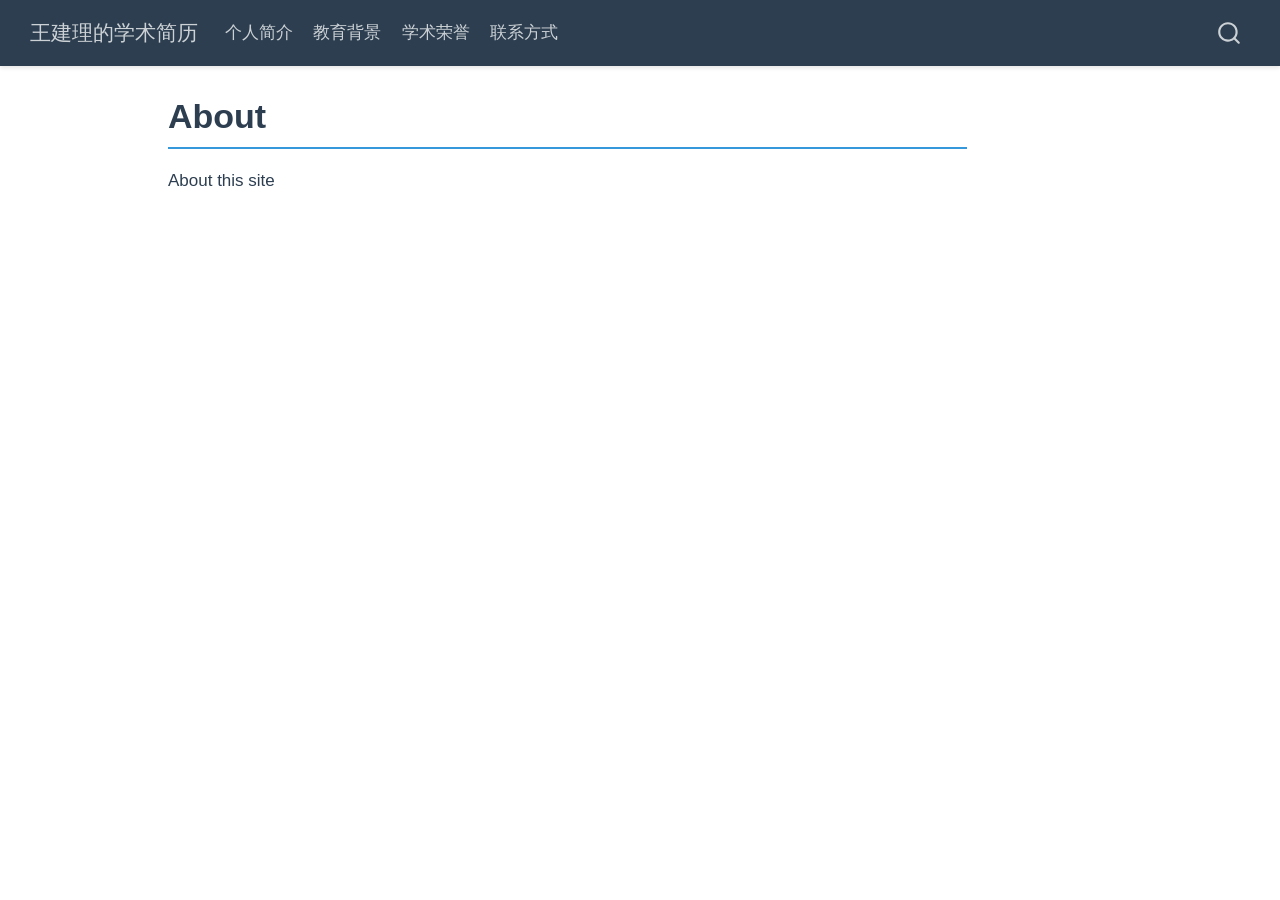
<file: about.html>
<!DOCTYPE html>
<html xmlns="http://www.w3.org/1999/xhtml" lang="en" xml:lang="en"><head>

<meta charset="utf-8">
<meta name="generator" content="quarto-1.6.42">

<meta name="viewport" content="width=device-width, initial-scale=1.0, user-scalable=yes">


<title>About – 王建理的学术简历</title>
<style>
code{white-space: pre-wrap;}
span.smallcaps{font-variant: small-caps;}
div.columns{display: flex; gap: min(4vw, 1.5em);}
div.column{flex: auto; overflow-x: auto;}
div.hanging-indent{margin-left: 1.5em; text-indent: -1.5em;}
ul.task-list{list-style: none;}
ul.task-list li input[type="checkbox"] {
  width: 0.8em;
  margin: 0 0.8em 0.2em -1em; /* quarto-specific, see https://github.com/quarto-dev/quarto-cli/issues/4556 */ 
  vertical-align: middle;
}
</style>


<script src="site_libs/quarto-nav/quarto-nav.js"></script>
<script src="site_libs/quarto-nav/headroom.min.js"></script>
<script src="site_libs/clipboard/clipboard.min.js"></script>
<script src="site_libs/quarto-search/autocomplete.umd.js"></script>
<script src="site_libs/quarto-search/fuse.min.js"></script>
<script src="site_libs/quarto-search/quarto-search.js"></script>
<meta name="quarto:offset" content="./">
<script src="site_libs/quarto-html/quarto.js"></script>
<script src="site_libs/quarto-html/popper.min.js"></script>
<script src="site_libs/quarto-html/tippy.umd.min.js"></script>
<script src="site_libs/quarto-html/anchor.min.js"></script>
<link href="site_libs/quarto-html/tippy.css" rel="stylesheet">
<link href="site_libs/quarto-html/quarto-syntax-highlighting-2f5df379a58b258e96c21c0638c20c03.css" rel="stylesheet" id="quarto-text-highlighting-styles">
<script src="site_libs/bootstrap/bootstrap.min.js"></script>
<link href="site_libs/bootstrap/bootstrap-icons.css" rel="stylesheet">
<link href="site_libs/bootstrap/bootstrap-879c56e26f4378eec9572138136c2584.min.css" rel="stylesheet" append-hash="true" id="quarto-bootstrap" data-mode="light">
<script id="quarto-search-options" type="application/json">{
  "location": "navbar",
  "copy-button": false,
  "collapse-after": 3,
  "panel-placement": "end",
  "type": "overlay",
  "limit": 50,
  "keyboard-shortcut": [
    "f",
    "/",
    "s"
  ],
  "show-item-context": false,
  "language": {
    "search-no-results-text": "No results",
    "search-matching-documents-text": "matching documents",
    "search-copy-link-title": "Copy link to search",
    "search-hide-matches-text": "Hide additional matches",
    "search-more-match-text": "more match in this document",
    "search-more-matches-text": "more matches in this document",
    "search-clear-button-title": "Clear",
    "search-text-placeholder": "",
    "search-detached-cancel-button-title": "Cancel",
    "search-submit-button-title": "Submit",
    "search-label": "Search"
  }
}</script>


<link rel="stylesheet" href="styles.css">
</head>

<body class="nav-fixed">

<div id="quarto-search-results"></div>
  <header id="quarto-header" class="headroom fixed-top">
    <nav class="navbar navbar-expand-lg " data-bs-theme="dark">
      <div class="navbar-container container-fluid">
      <div class="navbar-brand-container mx-auto">
    <a class="navbar-brand" href="./index.html">
    <span class="navbar-title">王建理的学术简历</span>
    </a>
  </div>
            <div id="quarto-search" class="" title="Search"></div>
          <button class="navbar-toggler" type="button" data-bs-toggle="collapse" data-bs-target="#navbarCollapse" aria-controls="navbarCollapse" role="menu" aria-expanded="false" aria-label="Toggle navigation" onclick="if (window.quartoToggleHeadroom) { window.quartoToggleHeadroom(); }">
  <span class="navbar-toggler-icon"></span>
</button>
          <div class="collapse navbar-collapse" id="navbarCollapse">
            <ul class="navbar-nav navbar-nav-scroll me-auto">
  <li class="nav-item">
    <a class="nav-link" href="./index.html"> 
<span class="menu-text">个人简介</span></a>
  </li>  
  <li class="nav-item">
    <a class="nav-link" href="./education.html"> 
<span class="menu-text">教育背景</span></a>
  </li>  
  <li class="nav-item">
    <a class="nav-link" href="./awards.html"> 
<span class="menu-text">学术荣誉</span></a>
  </li>  
  <li class="nav-item">
    <a class="nav-link" href="./contact.html"> 
<span class="menu-text">联系方式</span></a>
  </li>  
</ul>
          </div> <!-- /navcollapse -->
            <div class="quarto-navbar-tools">
</div>
      </div> <!-- /container-fluid -->
    </nav>
</header>
<!-- content -->
<div id="quarto-content" class="quarto-container page-columns page-rows-contents page-layout-article page-navbar">
<!-- sidebar -->
<!-- margin-sidebar -->
    <div id="quarto-margin-sidebar" class="sidebar margin-sidebar zindex-bottom">
        
    </div>
<!-- main -->
<main class="content" id="quarto-document-content">

<header id="title-block-header" class="quarto-title-block default">
<div class="quarto-title">
<h1 class="title">About</h1>
</div>



<div class="quarto-title-meta">

    
  
    
  </div>
  


</header>


<p>About this site</p>



</main> <!-- /main -->
<script id="quarto-html-after-body" type="application/javascript">
window.document.addEventListener("DOMContentLoaded", function (event) {
  const toggleBodyColorMode = (bsSheetEl) => {
    const mode = bsSheetEl.getAttribute("data-mode");
    const bodyEl = window.document.querySelector("body");
    if (mode === "dark") {
      bodyEl.classList.add("quarto-dark");
      bodyEl.classList.remove("quarto-light");
    } else {
      bodyEl.classList.add("quarto-light");
      bodyEl.classList.remove("quarto-dark");
    }
  }
  const toggleBodyColorPrimary = () => {
    const bsSheetEl = window.document.querySelector("link#quarto-bootstrap");
    if (bsSheetEl) {
      toggleBodyColorMode(bsSheetEl);
    }
  }
  toggleBodyColorPrimary();  
  const icon = "";
  const anchorJS = new window.AnchorJS();
  anchorJS.options = {
    placement: 'right',
    icon: icon
  };
  anchorJS.add('.anchored');
  const isCodeAnnotation = (el) => {
    for (const clz of el.classList) {
      if (clz.startsWith('code-annotation-')) {                     
        return true;
      }
    }
    return false;
  }
  const onCopySuccess = function(e) {
    // button target
    const button = e.trigger;
    // don't keep focus
    button.blur();
    // flash "checked"
    button.classList.add('code-copy-button-checked');
    var currentTitle = button.getAttribute("title");
    button.setAttribute("title", "Copied!");
    let tooltip;
    if (window.bootstrap) {
      button.setAttribute("data-bs-toggle", "tooltip");
      button.setAttribute("data-bs-placement", "left");
      button.setAttribute("data-bs-title", "Copied!");
      tooltip = new bootstrap.Tooltip(button, 
        { trigger: "manual", 
          customClass: "code-copy-button-tooltip",
          offset: [0, -8]});
      tooltip.show();    
    }
    setTimeout(function() {
      if (tooltip) {
        tooltip.hide();
        button.removeAttribute("data-bs-title");
        button.removeAttribute("data-bs-toggle");
        button.removeAttribute("data-bs-placement");
      }
      button.setAttribute("title", currentTitle);
      button.classList.remove('code-copy-button-checked');
    }, 1000);
    // clear code selection
    e.clearSelection();
  }
  const getTextToCopy = function(trigger) {
      const codeEl = trigger.previousElementSibling.cloneNode(true);
      for (const childEl of codeEl.children) {
        if (isCodeAnnotation(childEl)) {
          childEl.remove();
        }
      }
      return codeEl.innerText;
  }
  const clipboard = new window.ClipboardJS('.code-copy-button:not([data-in-quarto-modal])', {
    text: getTextToCopy
  });
  clipboard.on('success', onCopySuccess);
  if (window.document.getElementById('quarto-embedded-source-code-modal')) {
    const clipboardModal = new window.ClipboardJS('.code-copy-button[data-in-quarto-modal]', {
      text: getTextToCopy,
      container: window.document.getElementById('quarto-embedded-source-code-modal')
    });
    clipboardModal.on('success', onCopySuccess);
  }
    var localhostRegex = new RegExp(/^(?:http|https):\/\/localhost\:?[0-9]*\//);
    var mailtoRegex = new RegExp(/^mailto:/);
      var filterRegex = new RegExp("https:\/\/yourusername\.github\.io\/jianliwangzhan\/");
    var isInternal = (href) => {
        return filterRegex.test(href) || localhostRegex.test(href) || mailtoRegex.test(href);
    }
    // Inspect non-navigation links and adorn them if external
 	var links = window.document.querySelectorAll('a[href]:not(.nav-link):not(.navbar-brand):not(.toc-action):not(.sidebar-link):not(.sidebar-item-toggle):not(.pagination-link):not(.no-external):not([aria-hidden]):not(.dropdown-item):not(.quarto-navigation-tool):not(.about-link)');
    for (var i=0; i<links.length; i++) {
      const link = links[i];
      if (!isInternal(link.href)) {
        // undo the damage that might have been done by quarto-nav.js in the case of
        // links that we want to consider external
        if (link.dataset.originalHref !== undefined) {
          link.href = link.dataset.originalHref;
        }
      }
    }
  function tippyHover(el, contentFn, onTriggerFn, onUntriggerFn) {
    const config = {
      allowHTML: true,
      maxWidth: 500,
      delay: 100,
      arrow: false,
      appendTo: function(el) {
          return el.parentElement;
      },
      interactive: true,
      interactiveBorder: 10,
      theme: 'quarto',
      placement: 'bottom-start',
    };
    if (contentFn) {
      config.content = contentFn;
    }
    if (onTriggerFn) {
      config.onTrigger = onTriggerFn;
    }
    if (onUntriggerFn) {
      config.onUntrigger = onUntriggerFn;
    }
    window.tippy(el, config); 
  }
  const noterefs = window.document.querySelectorAll('a[role="doc-noteref"]');
  for (var i=0; i<noterefs.length; i++) {
    const ref = noterefs[i];
    tippyHover(ref, function() {
      // use id or data attribute instead here
      let href = ref.getAttribute('data-footnote-href') || ref.getAttribute('href');
      try { href = new URL(href).hash; } catch {}
      const id = href.replace(/^#\/?/, "");
      const note = window.document.getElementById(id);
      if (note) {
        return note.innerHTML;
      } else {
        return "";
      }
    });
  }
  const xrefs = window.document.querySelectorAll('a.quarto-xref');
  const processXRef = (id, note) => {
    // Strip column container classes
    const stripColumnClz = (el) => {
      el.classList.remove("page-full", "page-columns");
      if (el.children) {
        for (const child of el.children) {
          stripColumnClz(child);
        }
      }
    }
    stripColumnClz(note)
    if (id === null || id.startsWith('sec-')) {
      // Special case sections, only their first couple elements
      const container = document.createElement("div");
      if (note.children && note.children.length > 2) {
        container.appendChild(note.children[0].cloneNode(true));
        for (let i = 1; i < note.children.length; i++) {
          const child = note.children[i];
          if (child.tagName === "P" && child.innerText === "") {
            continue;
          } else {
            container.appendChild(child.cloneNode(true));
            break;
          }
        }
        if (window.Quarto?.typesetMath) {
          window.Quarto.typesetMath(container);
        }
        return container.innerHTML
      } else {
        if (window.Quarto?.typesetMath) {
          window.Quarto.typesetMath(note);
        }
        return note.innerHTML;
      }
    } else {
      // Remove any anchor links if they are present
      const anchorLink = note.querySelector('a.anchorjs-link');
      if (anchorLink) {
        anchorLink.remove();
      }
      if (window.Quarto?.typesetMath) {
        window.Quarto.typesetMath(note);
      }
      if (note.classList.contains("callout")) {
        return note.outerHTML;
      } else {
        return note.innerHTML;
      }
    }
  }
  for (var i=0; i<xrefs.length; i++) {
    const xref = xrefs[i];
    tippyHover(xref, undefined, function(instance) {
      instance.disable();
      let url = xref.getAttribute('href');
      let hash = undefined; 
      if (url.startsWith('#')) {
        hash = url;
      } else {
        try { hash = new URL(url).hash; } catch {}
      }
      if (hash) {
        const id = hash.replace(/^#\/?/, "");
        const note = window.document.getElementById(id);
        if (note !== null) {
          try {
            const html = processXRef(id, note.cloneNode(true));
            instance.setContent(html);
          } finally {
            instance.enable();
            instance.show();
          }
        } else {
          // See if we can fetch this
          fetch(url.split('#')[0])
          .then(res => res.text())
          .then(html => {
            const parser = new DOMParser();
            const htmlDoc = parser.parseFromString(html, "text/html");
            const note = htmlDoc.getElementById(id);
            if (note !== null) {
              const html = processXRef(id, note);
              instance.setContent(html);
            } 
          }).finally(() => {
            instance.enable();
            instance.show();
          });
        }
      } else {
        // See if we can fetch a full url (with no hash to target)
        // This is a special case and we should probably do some content thinning / targeting
        fetch(url)
        .then(res => res.text())
        .then(html => {
          const parser = new DOMParser();
          const htmlDoc = parser.parseFromString(html, "text/html");
          const note = htmlDoc.querySelector('main.content');
          if (note !== null) {
            // This should only happen for chapter cross references
            // (since there is no id in the URL)
            // remove the first header
            if (note.children.length > 0 && note.children[0].tagName === "HEADER") {
              note.children[0].remove();
            }
            const html = processXRef(null, note);
            instance.setContent(html);
          } 
        }).finally(() => {
          instance.enable();
          instance.show();
        });
      }
    }, function(instance) {
    });
  }
      let selectedAnnoteEl;
      const selectorForAnnotation = ( cell, annotation) => {
        let cellAttr = 'data-code-cell="' + cell + '"';
        let lineAttr = 'data-code-annotation="' +  annotation + '"';
        const selector = 'span[' + cellAttr + '][' + lineAttr + ']';
        return selector;
      }
      const selectCodeLines = (annoteEl) => {
        const doc = window.document;
        const targetCell = annoteEl.getAttribute("data-target-cell");
        const targetAnnotation = annoteEl.getAttribute("data-target-annotation");
        const annoteSpan = window.document.querySelector(selectorForAnnotation(targetCell, targetAnnotation));
        const lines = annoteSpan.getAttribute("data-code-lines").split(",");
        const lineIds = lines.map((line) => {
          return targetCell + "-" + line;
        })
        let top = null;
        let height = null;
        let parent = null;
        if (lineIds.length > 0) {
            //compute the position of the single el (top and bottom and make a div)
            const el = window.document.getElementById(lineIds[0]);
            top = el.offsetTop;
            height = el.offsetHeight;
            parent = el.parentElement.parentElement;
          if (lineIds.length > 1) {
            const lastEl = window.document.getElementById(lineIds[lineIds.length - 1]);
            const bottom = lastEl.offsetTop + lastEl.offsetHeight;
            height = bottom - top;
          }
          if (top !== null && height !== null && parent !== null) {
            // cook up a div (if necessary) and position it 
            let div = window.document.getElementById("code-annotation-line-highlight");
            if (div === null) {
              div = window.document.createElement("div");
              div.setAttribute("id", "code-annotation-line-highlight");
              div.style.position = 'absolute';
              parent.appendChild(div);
            }
            div.style.top = top - 2 + "px";
            div.style.height = height + 4 + "px";
            div.style.left = 0;
            let gutterDiv = window.document.getElementById("code-annotation-line-highlight-gutter");
            if (gutterDiv === null) {
              gutterDiv = window.document.createElement("div");
              gutterDiv.setAttribute("id", "code-annotation-line-highlight-gutter");
              gutterDiv.style.position = 'absolute';
              const codeCell = window.document.getElementById(targetCell);
              const gutter = codeCell.querySelector('.code-annotation-gutter');
              gutter.appendChild(gutterDiv);
            }
            gutterDiv.style.top = top - 2 + "px";
            gutterDiv.style.height = height + 4 + "px";
          }
          selectedAnnoteEl = annoteEl;
        }
      };
      const unselectCodeLines = () => {
        const elementsIds = ["code-annotation-line-highlight", "code-annotation-line-highlight-gutter"];
        elementsIds.forEach((elId) => {
          const div = window.document.getElementById(elId);
          if (div) {
            div.remove();
          }
        });
        selectedAnnoteEl = undefined;
      };
        // Handle positioning of the toggle
    window.addEventListener(
      "resize",
      throttle(() => {
        elRect = undefined;
        if (selectedAnnoteEl) {
          selectCodeLines(selectedAnnoteEl);
        }
      }, 10)
    );
    function throttle(fn, ms) {
    let throttle = false;
    let timer;
      return (...args) => {
        if(!throttle) { // first call gets through
            fn.apply(this, args);
            throttle = true;
        } else { // all the others get throttled
            if(timer) clearTimeout(timer); // cancel #2
            timer = setTimeout(() => {
              fn.apply(this, args);
              timer = throttle = false;
            }, ms);
        }
      };
    }
      // Attach click handler to the DT
      const annoteDls = window.document.querySelectorAll('dt[data-target-cell]');
      for (const annoteDlNode of annoteDls) {
        annoteDlNode.addEventListener('click', (event) => {
          const clickedEl = event.target;
          if (clickedEl !== selectedAnnoteEl) {
            unselectCodeLines();
            const activeEl = window.document.querySelector('dt[data-target-cell].code-annotation-active');
            if (activeEl) {
              activeEl.classList.remove('code-annotation-active');
            }
            selectCodeLines(clickedEl);
            clickedEl.classList.add('code-annotation-active');
          } else {
            // Unselect the line
            unselectCodeLines();
            clickedEl.classList.remove('code-annotation-active');
          }
        });
      }
  const findCites = (el) => {
    const parentEl = el.parentElement;
    if (parentEl) {
      const cites = parentEl.dataset.cites;
      if (cites) {
        return {
          el,
          cites: cites.split(' ')
        };
      } else {
        return findCites(el.parentElement)
      }
    } else {
      return undefined;
    }
  };
  var bibliorefs = window.document.querySelectorAll('a[role="doc-biblioref"]');
  for (var i=0; i<bibliorefs.length; i++) {
    const ref = bibliorefs[i];
    const citeInfo = findCites(ref);
    if (citeInfo) {
      tippyHover(citeInfo.el, function() {
        var popup = window.document.createElement('div');
        citeInfo.cites.forEach(function(cite) {
          var citeDiv = window.document.createElement('div');
          citeDiv.classList.add('hanging-indent');
          citeDiv.classList.add('csl-entry');
          var biblioDiv = window.document.getElementById('ref-' + cite);
          if (biblioDiv) {
            citeDiv.innerHTML = biblioDiv.innerHTML;
          }
          popup.appendChild(citeDiv);
        });
        return popup.innerHTML;
      });
    }
  }
});
</script>
</div> <!-- /content -->




</body></html>
</file>
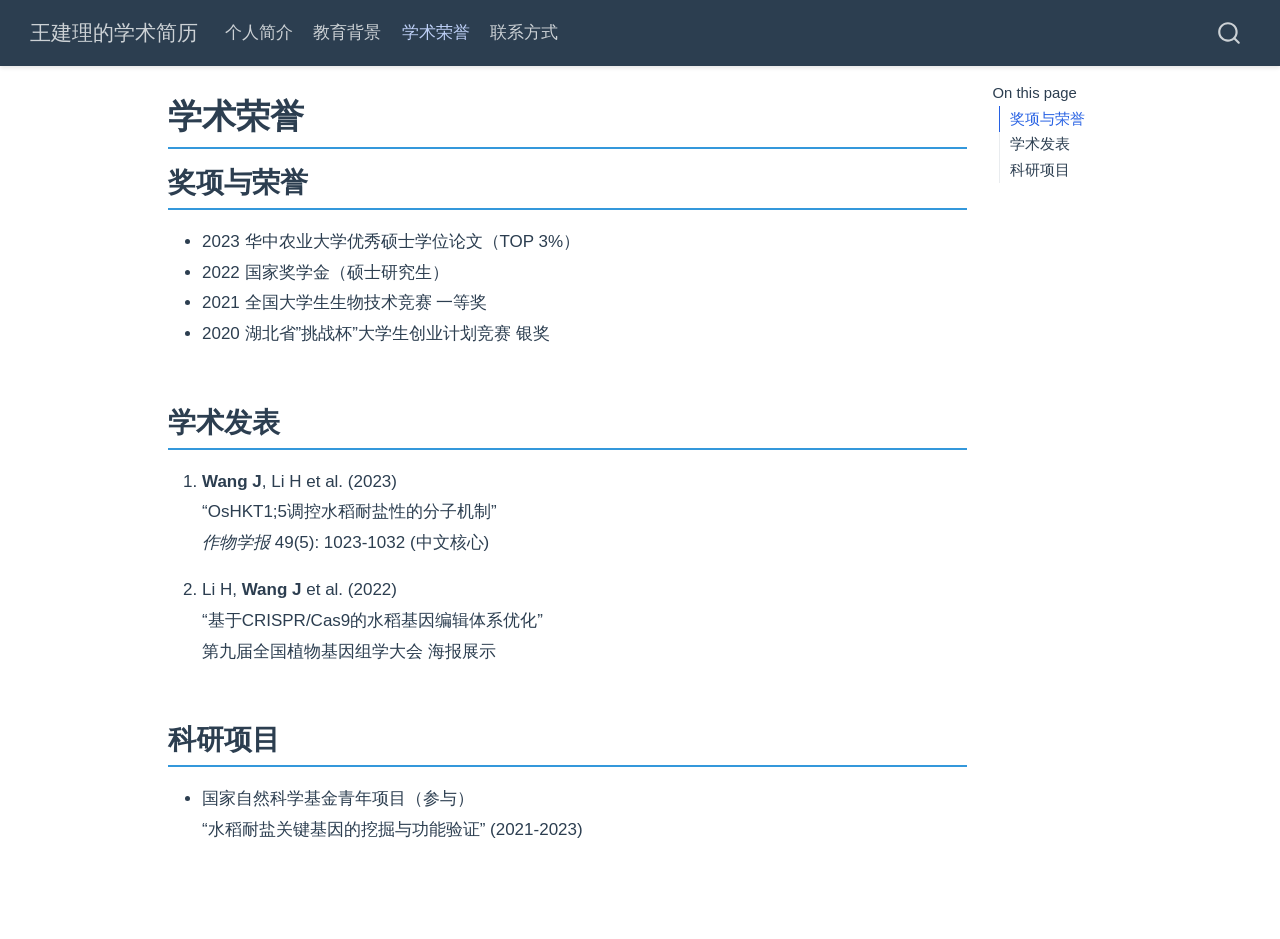
<file: awards.html>
<!DOCTYPE html>
<html xmlns="http://www.w3.org/1999/xhtml" lang="en" xml:lang="en"><head>

<meta charset="utf-8">
<meta name="generator" content="quarto-1.6.42">

<meta name="viewport" content="width=device-width, initial-scale=1.0, user-scalable=yes">


<title>学术荣誉 – 王建理的学术简历</title>
<style>
code{white-space: pre-wrap;}
span.smallcaps{font-variant: small-caps;}
div.columns{display: flex; gap: min(4vw, 1.5em);}
div.column{flex: auto; overflow-x: auto;}
div.hanging-indent{margin-left: 1.5em; text-indent: -1.5em;}
ul.task-list{list-style: none;}
ul.task-list li input[type="checkbox"] {
  width: 0.8em;
  margin: 0 0.8em 0.2em -1em; /* quarto-specific, see https://github.com/quarto-dev/quarto-cli/issues/4556 */ 
  vertical-align: middle;
}
</style>


<script src="site_libs/quarto-nav/quarto-nav.js"></script>
<script src="site_libs/quarto-nav/headroom.min.js"></script>
<script src="site_libs/clipboard/clipboard.min.js"></script>
<script src="site_libs/quarto-search/autocomplete.umd.js"></script>
<script src="site_libs/quarto-search/fuse.min.js"></script>
<script src="site_libs/quarto-search/quarto-search.js"></script>
<meta name="quarto:offset" content="./">
<script src="site_libs/quarto-html/quarto.js"></script>
<script src="site_libs/quarto-html/popper.min.js"></script>
<script src="site_libs/quarto-html/tippy.umd.min.js"></script>
<script src="site_libs/quarto-html/anchor.min.js"></script>
<link href="site_libs/quarto-html/tippy.css" rel="stylesheet">
<link href="site_libs/quarto-html/quarto-syntax-highlighting-2f5df379a58b258e96c21c0638c20c03.css" rel="stylesheet" id="quarto-text-highlighting-styles">
<script src="site_libs/bootstrap/bootstrap.min.js"></script>
<link href="site_libs/bootstrap/bootstrap-icons.css" rel="stylesheet">
<link href="site_libs/bootstrap/bootstrap-879c56e26f4378eec9572138136c2584.min.css" rel="stylesheet" append-hash="true" id="quarto-bootstrap" data-mode="light">
<script id="quarto-search-options" type="application/json">{
  "location": "navbar",
  "copy-button": false,
  "collapse-after": 3,
  "panel-placement": "end",
  "type": "overlay",
  "limit": 50,
  "keyboard-shortcut": [
    "f",
    "/",
    "s"
  ],
  "show-item-context": false,
  "language": {
    "search-no-results-text": "No results",
    "search-matching-documents-text": "matching documents",
    "search-copy-link-title": "Copy link to search",
    "search-hide-matches-text": "Hide additional matches",
    "search-more-match-text": "more match in this document",
    "search-more-matches-text": "more matches in this document",
    "search-clear-button-title": "Clear",
    "search-text-placeholder": "",
    "search-detached-cancel-button-title": "Cancel",
    "search-submit-button-title": "Submit",
    "search-label": "Search"
  }
}</script>


<link rel="stylesheet" href="styles.css">
</head>

<body class="nav-fixed">

<div id="quarto-search-results"></div>
  <header id="quarto-header" class="headroom fixed-top">
    <nav class="navbar navbar-expand-lg " data-bs-theme="dark">
      <div class="navbar-container container-fluid">
      <div class="navbar-brand-container mx-auto">
    <a class="navbar-brand" href="./index.html">
    <span class="navbar-title">王建理的学术简历</span>
    </a>
  </div>
            <div id="quarto-search" class="" title="Search"></div>
          <button class="navbar-toggler" type="button" data-bs-toggle="collapse" data-bs-target="#navbarCollapse" aria-controls="navbarCollapse" role="menu" aria-expanded="false" aria-label="Toggle navigation" onclick="if (window.quartoToggleHeadroom) { window.quartoToggleHeadroom(); }">
  <span class="navbar-toggler-icon"></span>
</button>
          <div class="collapse navbar-collapse" id="navbarCollapse">
            <ul class="navbar-nav navbar-nav-scroll me-auto">
  <li class="nav-item">
    <a class="nav-link" href="./index.html"> 
<span class="menu-text">个人简介</span></a>
  </li>  
  <li class="nav-item">
    <a class="nav-link" href="./education.html"> 
<span class="menu-text">教育背景</span></a>
  </li>  
  <li class="nav-item">
    <a class="nav-link active" href="./awards.html" aria-current="page"> 
<span class="menu-text">学术荣誉</span></a>
  </li>  
  <li class="nav-item">
    <a class="nav-link" href="./contact.html"> 
<span class="menu-text">联系方式</span></a>
  </li>  
</ul>
          </div> <!-- /navcollapse -->
            <div class="quarto-navbar-tools">
</div>
      </div> <!-- /container-fluid -->
    </nav>
</header>
<!-- content -->
<div id="quarto-content" class="quarto-container page-columns page-rows-contents page-layout-article page-navbar">
<!-- sidebar -->
<!-- margin-sidebar -->
    <div id="quarto-margin-sidebar" class="sidebar margin-sidebar">
        <nav id="TOC" role="doc-toc" class="toc-active">
    <h2 id="toc-title">On this page</h2>
   
  <ul class="collapse">
  <li><a href="#奖项与荣誉" id="toc-奖项与荣誉" class="nav-link active" data-scroll-target="#奖项与荣誉">奖项与荣誉</a></li>
  <li><a href="#学术发表" id="toc-学术发表" class="nav-link" data-scroll-target="#学术发表">学术发表</a></li>
  <li><a href="#科研项目" id="toc-科研项目" class="nav-link" data-scroll-target="#科研项目">科研项目</a></li>
  </ul>
</nav>
    </div>
<!-- main -->
<main class="content" id="quarto-document-content">

<header id="title-block-header" class="quarto-title-block default">
<div class="quarto-title">
<h1 class="title">学术荣誉</h1>
</div>



<div class="quarto-title-meta">

    
  
    
  </div>
  


</header>


<section id="奖项与荣誉" class="level2">
<h2 class="anchored" data-anchor-id="奖项与荣誉">奖项与荣誉</h2>
<ul>
<li>2023 华中农业大学优秀硕士学位论文（TOP 3%）</li>
<li>2022 国家奖学金（硕士研究生）</li>
<li>2021 全国大学生生物技术竞赛 一等奖</li>
<li>2020 湖北省”挑战杯”大学生创业计划竞赛 银奖</li>
</ul>
</section>
<section id="学术发表" class="level2">
<h2 class="anchored" data-anchor-id="学术发表">学术发表</h2>
<ol type="1">
<li><p><strong>Wang J</strong>, Li H et al.&nbsp;(2023)<br>
“OsHKT1;5调控水稻耐盐性的分子机制”<br>
<em>作物学报</em> 49(5): 1023-1032 (中文核心)</p></li>
<li><p>Li H, <strong>Wang J</strong> et al.&nbsp;(2022)<br>
“基于CRISPR/Cas9的水稻基因编辑体系优化”<br>
第九届全国植物基因组学大会 海报展示</p></li>
</ol>
</section>
<section id="科研项目" class="level2">
<h2 class="anchored" data-anchor-id="科研项目">科研项目</h2>
<ul>
<li>国家自然科学基金青年项目（参与）<br>
“水稻耐盐关键基因的挖掘与功能验证” (2021-2023)</li>
</ul>


</section>

</main> <!-- /main -->
<script id="quarto-html-after-body" type="application/javascript">
window.document.addEventListener("DOMContentLoaded", function (event) {
  const toggleBodyColorMode = (bsSheetEl) => {
    const mode = bsSheetEl.getAttribute("data-mode");
    const bodyEl = window.document.querySelector("body");
    if (mode === "dark") {
      bodyEl.classList.add("quarto-dark");
      bodyEl.classList.remove("quarto-light");
    } else {
      bodyEl.classList.add("quarto-light");
      bodyEl.classList.remove("quarto-dark");
    }
  }
  const toggleBodyColorPrimary = () => {
    const bsSheetEl = window.document.querySelector("link#quarto-bootstrap");
    if (bsSheetEl) {
      toggleBodyColorMode(bsSheetEl);
    }
  }
  toggleBodyColorPrimary();  
  const icon = "";
  const anchorJS = new window.AnchorJS();
  anchorJS.options = {
    placement: 'right',
    icon: icon
  };
  anchorJS.add('.anchored');
  const isCodeAnnotation = (el) => {
    for (const clz of el.classList) {
      if (clz.startsWith('code-annotation-')) {                     
        return true;
      }
    }
    return false;
  }
  const onCopySuccess = function(e) {
    // button target
    const button = e.trigger;
    // don't keep focus
    button.blur();
    // flash "checked"
    button.classList.add('code-copy-button-checked');
    var currentTitle = button.getAttribute("title");
    button.setAttribute("title", "Copied!");
    let tooltip;
    if (window.bootstrap) {
      button.setAttribute("data-bs-toggle", "tooltip");
      button.setAttribute("data-bs-placement", "left");
      button.setAttribute("data-bs-title", "Copied!");
      tooltip = new bootstrap.Tooltip(button, 
        { trigger: "manual", 
          customClass: "code-copy-button-tooltip",
          offset: [0, -8]});
      tooltip.show();    
    }
    setTimeout(function() {
      if (tooltip) {
        tooltip.hide();
        button.removeAttribute("data-bs-title");
        button.removeAttribute("data-bs-toggle");
        button.removeAttribute("data-bs-placement");
      }
      button.setAttribute("title", currentTitle);
      button.classList.remove('code-copy-button-checked');
    }, 1000);
    // clear code selection
    e.clearSelection();
  }
  const getTextToCopy = function(trigger) {
      const codeEl = trigger.previousElementSibling.cloneNode(true);
      for (const childEl of codeEl.children) {
        if (isCodeAnnotation(childEl)) {
          childEl.remove();
        }
      }
      return codeEl.innerText;
  }
  const clipboard = new window.ClipboardJS('.code-copy-button:not([data-in-quarto-modal])', {
    text: getTextToCopy
  });
  clipboard.on('success', onCopySuccess);
  if (window.document.getElementById('quarto-embedded-source-code-modal')) {
    const clipboardModal = new window.ClipboardJS('.code-copy-button[data-in-quarto-modal]', {
      text: getTextToCopy,
      container: window.document.getElementById('quarto-embedded-source-code-modal')
    });
    clipboardModal.on('success', onCopySuccess);
  }
    var localhostRegex = new RegExp(/^(?:http|https):\/\/localhost\:?[0-9]*\//);
    var mailtoRegex = new RegExp(/^mailto:/);
      var filterRegex = new RegExp("https:\/\/yourusername\.github\.io\/jianliwangzhan\/");
    var isInternal = (href) => {
        return filterRegex.test(href) || localhostRegex.test(href) || mailtoRegex.test(href);
    }
    // Inspect non-navigation links and adorn them if external
 	var links = window.document.querySelectorAll('a[href]:not(.nav-link):not(.navbar-brand):not(.toc-action):not(.sidebar-link):not(.sidebar-item-toggle):not(.pagination-link):not(.no-external):not([aria-hidden]):not(.dropdown-item):not(.quarto-navigation-tool):not(.about-link)');
    for (var i=0; i<links.length; i++) {
      const link = links[i];
      if (!isInternal(link.href)) {
        // undo the damage that might have been done by quarto-nav.js in the case of
        // links that we want to consider external
        if (link.dataset.originalHref !== undefined) {
          link.href = link.dataset.originalHref;
        }
      }
    }
  function tippyHover(el, contentFn, onTriggerFn, onUntriggerFn) {
    const config = {
      allowHTML: true,
      maxWidth: 500,
      delay: 100,
      arrow: false,
      appendTo: function(el) {
          return el.parentElement;
      },
      interactive: true,
      interactiveBorder: 10,
      theme: 'quarto',
      placement: 'bottom-start',
    };
    if (contentFn) {
      config.content = contentFn;
    }
    if (onTriggerFn) {
      config.onTrigger = onTriggerFn;
    }
    if (onUntriggerFn) {
      config.onUntrigger = onUntriggerFn;
    }
    window.tippy(el, config); 
  }
  const noterefs = window.document.querySelectorAll('a[role="doc-noteref"]');
  for (var i=0; i<noterefs.length; i++) {
    const ref = noterefs[i];
    tippyHover(ref, function() {
      // use id or data attribute instead here
      let href = ref.getAttribute('data-footnote-href') || ref.getAttribute('href');
      try { href = new URL(href).hash; } catch {}
      const id = href.replace(/^#\/?/, "");
      const note = window.document.getElementById(id);
      if (note) {
        return note.innerHTML;
      } else {
        return "";
      }
    });
  }
  const xrefs = window.document.querySelectorAll('a.quarto-xref');
  const processXRef = (id, note) => {
    // Strip column container classes
    const stripColumnClz = (el) => {
      el.classList.remove("page-full", "page-columns");
      if (el.children) {
        for (const child of el.children) {
          stripColumnClz(child);
        }
      }
    }
    stripColumnClz(note)
    if (id === null || id.startsWith('sec-')) {
      // Special case sections, only their first couple elements
      const container = document.createElement("div");
      if (note.children && note.children.length > 2) {
        container.appendChild(note.children[0].cloneNode(true));
        for (let i = 1; i < note.children.length; i++) {
          const child = note.children[i];
          if (child.tagName === "P" && child.innerText === "") {
            continue;
          } else {
            container.appendChild(child.cloneNode(true));
            break;
          }
        }
        if (window.Quarto?.typesetMath) {
          window.Quarto.typesetMath(container);
        }
        return container.innerHTML
      } else {
        if (window.Quarto?.typesetMath) {
          window.Quarto.typesetMath(note);
        }
        return note.innerHTML;
      }
    } else {
      // Remove any anchor links if they are present
      const anchorLink = note.querySelector('a.anchorjs-link');
      if (anchorLink) {
        anchorLink.remove();
      }
      if (window.Quarto?.typesetMath) {
        window.Quarto.typesetMath(note);
      }
      if (note.classList.contains("callout")) {
        return note.outerHTML;
      } else {
        return note.innerHTML;
      }
    }
  }
  for (var i=0; i<xrefs.length; i++) {
    const xref = xrefs[i];
    tippyHover(xref, undefined, function(instance) {
      instance.disable();
      let url = xref.getAttribute('href');
      let hash = undefined; 
      if (url.startsWith('#')) {
        hash = url;
      } else {
        try { hash = new URL(url).hash; } catch {}
      }
      if (hash) {
        const id = hash.replace(/^#\/?/, "");
        const note = window.document.getElementById(id);
        if (note !== null) {
          try {
            const html = processXRef(id, note.cloneNode(true));
            instance.setContent(html);
          } finally {
            instance.enable();
            instance.show();
          }
        } else {
          // See if we can fetch this
          fetch(url.split('#')[0])
          .then(res => res.text())
          .then(html => {
            const parser = new DOMParser();
            const htmlDoc = parser.parseFromString(html, "text/html");
            const note = htmlDoc.getElementById(id);
            if (note !== null) {
              const html = processXRef(id, note);
              instance.setContent(html);
            } 
          }).finally(() => {
            instance.enable();
            instance.show();
          });
        }
      } else {
        // See if we can fetch a full url (with no hash to target)
        // This is a special case and we should probably do some content thinning / targeting
        fetch(url)
        .then(res => res.text())
        .then(html => {
          const parser = new DOMParser();
          const htmlDoc = parser.parseFromString(html, "text/html");
          const note = htmlDoc.querySelector('main.content');
          if (note !== null) {
            // This should only happen for chapter cross references
            // (since there is no id in the URL)
            // remove the first header
            if (note.children.length > 0 && note.children[0].tagName === "HEADER") {
              note.children[0].remove();
            }
            const html = processXRef(null, note);
            instance.setContent(html);
          } 
        }).finally(() => {
          instance.enable();
          instance.show();
        });
      }
    }, function(instance) {
    });
  }
      let selectedAnnoteEl;
      const selectorForAnnotation = ( cell, annotation) => {
        let cellAttr = 'data-code-cell="' + cell + '"';
        let lineAttr = 'data-code-annotation="' +  annotation + '"';
        const selector = 'span[' + cellAttr + '][' + lineAttr + ']';
        return selector;
      }
      const selectCodeLines = (annoteEl) => {
        const doc = window.document;
        const targetCell = annoteEl.getAttribute("data-target-cell");
        const targetAnnotation = annoteEl.getAttribute("data-target-annotation");
        const annoteSpan = window.document.querySelector(selectorForAnnotation(targetCell, targetAnnotation));
        const lines = annoteSpan.getAttribute("data-code-lines").split(",");
        const lineIds = lines.map((line) => {
          return targetCell + "-" + line;
        })
        let top = null;
        let height = null;
        let parent = null;
        if (lineIds.length > 0) {
            //compute the position of the single el (top and bottom and make a div)
            const el = window.document.getElementById(lineIds[0]);
            top = el.offsetTop;
            height = el.offsetHeight;
            parent = el.parentElement.parentElement;
          if (lineIds.length > 1) {
            const lastEl = window.document.getElementById(lineIds[lineIds.length - 1]);
            const bottom = lastEl.offsetTop + lastEl.offsetHeight;
            height = bottom - top;
          }
          if (top !== null && height !== null && parent !== null) {
            // cook up a div (if necessary) and position it 
            let div = window.document.getElementById("code-annotation-line-highlight");
            if (div === null) {
              div = window.document.createElement("div");
              div.setAttribute("id", "code-annotation-line-highlight");
              div.style.position = 'absolute';
              parent.appendChild(div);
            }
            div.style.top = top - 2 + "px";
            div.style.height = height + 4 + "px";
            div.style.left = 0;
            let gutterDiv = window.document.getElementById("code-annotation-line-highlight-gutter");
            if (gutterDiv === null) {
              gutterDiv = window.document.createElement("div");
              gutterDiv.setAttribute("id", "code-annotation-line-highlight-gutter");
              gutterDiv.style.position = 'absolute';
              const codeCell = window.document.getElementById(targetCell);
              const gutter = codeCell.querySelector('.code-annotation-gutter');
              gutter.appendChild(gutterDiv);
            }
            gutterDiv.style.top = top - 2 + "px";
            gutterDiv.style.height = height + 4 + "px";
          }
          selectedAnnoteEl = annoteEl;
        }
      };
      const unselectCodeLines = () => {
        const elementsIds = ["code-annotation-line-highlight", "code-annotation-line-highlight-gutter"];
        elementsIds.forEach((elId) => {
          const div = window.document.getElementById(elId);
          if (div) {
            div.remove();
          }
        });
        selectedAnnoteEl = undefined;
      };
        // Handle positioning of the toggle
    window.addEventListener(
      "resize",
      throttle(() => {
        elRect = undefined;
        if (selectedAnnoteEl) {
          selectCodeLines(selectedAnnoteEl);
        }
      }, 10)
    );
    function throttle(fn, ms) {
    let throttle = false;
    let timer;
      return (...args) => {
        if(!throttle) { // first call gets through
            fn.apply(this, args);
            throttle = true;
        } else { // all the others get throttled
            if(timer) clearTimeout(timer); // cancel #2
            timer = setTimeout(() => {
              fn.apply(this, args);
              timer = throttle = false;
            }, ms);
        }
      };
    }
      // Attach click handler to the DT
      const annoteDls = window.document.querySelectorAll('dt[data-target-cell]');
      for (const annoteDlNode of annoteDls) {
        annoteDlNode.addEventListener('click', (event) => {
          const clickedEl = event.target;
          if (clickedEl !== selectedAnnoteEl) {
            unselectCodeLines();
            const activeEl = window.document.querySelector('dt[data-target-cell].code-annotation-active');
            if (activeEl) {
              activeEl.classList.remove('code-annotation-active');
            }
            selectCodeLines(clickedEl);
            clickedEl.classList.add('code-annotation-active');
          } else {
            // Unselect the line
            unselectCodeLines();
            clickedEl.classList.remove('code-annotation-active');
          }
        });
      }
  const findCites = (el) => {
    const parentEl = el.parentElement;
    if (parentEl) {
      const cites = parentEl.dataset.cites;
      if (cites) {
        return {
          el,
          cites: cites.split(' ')
        };
      } else {
        return findCites(el.parentElement)
      }
    } else {
      return undefined;
    }
  };
  var bibliorefs = window.document.querySelectorAll('a[role="doc-biblioref"]');
  for (var i=0; i<bibliorefs.length; i++) {
    const ref = bibliorefs[i];
    const citeInfo = findCites(ref);
    if (citeInfo) {
      tippyHover(citeInfo.el, function() {
        var popup = window.document.createElement('div');
        citeInfo.cites.forEach(function(cite) {
          var citeDiv = window.document.createElement('div');
          citeDiv.classList.add('hanging-indent');
          citeDiv.classList.add('csl-entry');
          var biblioDiv = window.document.getElementById('ref-' + cite);
          if (biblioDiv) {
            citeDiv.innerHTML = biblioDiv.innerHTML;
          }
          popup.appendChild(citeDiv);
        });
        return popup.innerHTML;
      });
    }
  }
});
</script>
</div> <!-- /content -->




</body></html>
</file>
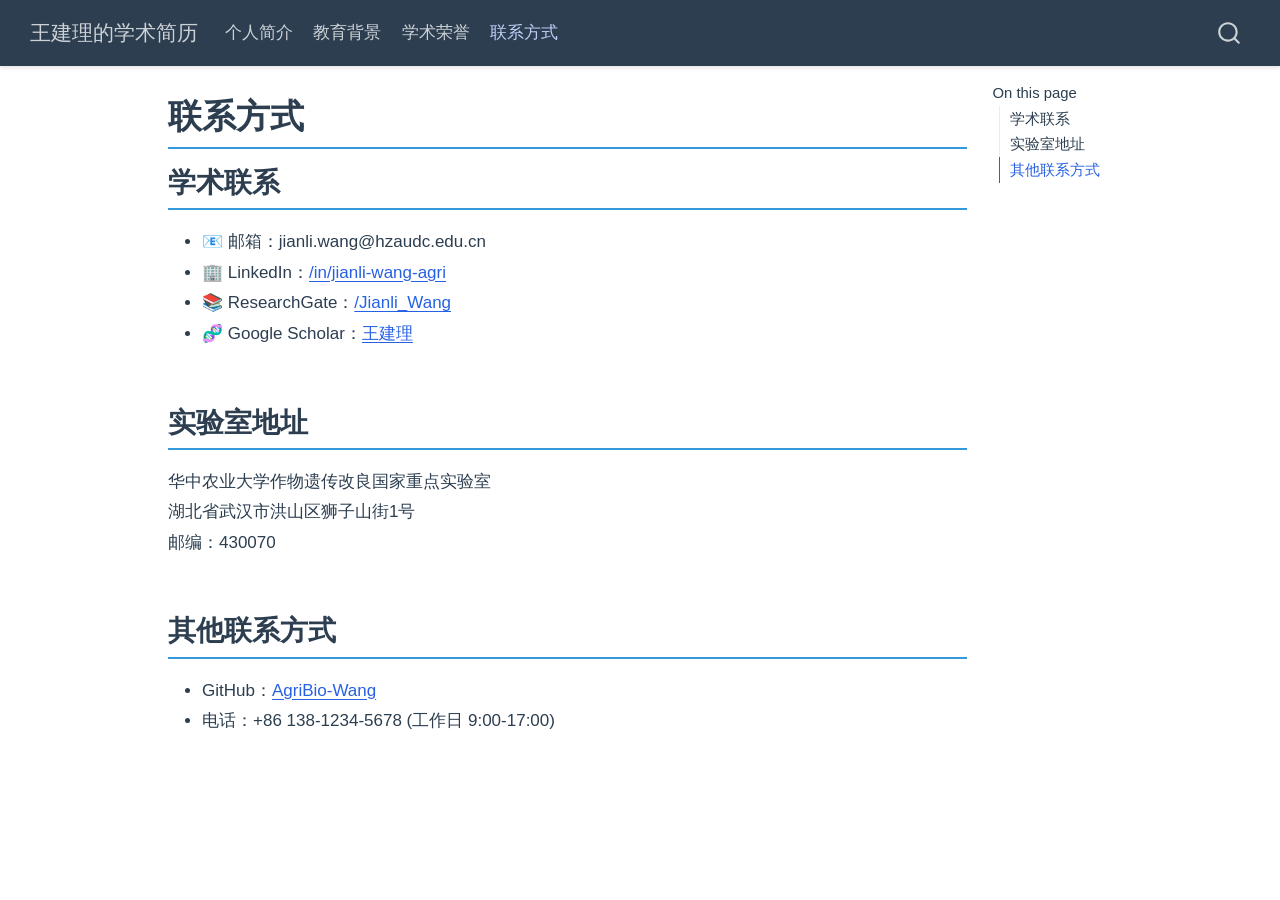
<file: contact.html>
<!DOCTYPE html>
<html xmlns="http://www.w3.org/1999/xhtml" lang="en" xml:lang="en"><head>

<meta charset="utf-8">
<meta name="generator" content="quarto-1.6.42">

<meta name="viewport" content="width=device-width, initial-scale=1.0, user-scalable=yes">


<title>联系方式 – 王建理的学术简历</title>
<style>
code{white-space: pre-wrap;}
span.smallcaps{font-variant: small-caps;}
div.columns{display: flex; gap: min(4vw, 1.5em);}
div.column{flex: auto; overflow-x: auto;}
div.hanging-indent{margin-left: 1.5em; text-indent: -1.5em;}
ul.task-list{list-style: none;}
ul.task-list li input[type="checkbox"] {
  width: 0.8em;
  margin: 0 0.8em 0.2em -1em; /* quarto-specific, see https://github.com/quarto-dev/quarto-cli/issues/4556 */ 
  vertical-align: middle;
}
</style>


<script src="site_libs/quarto-nav/quarto-nav.js"></script>
<script src="site_libs/quarto-nav/headroom.min.js"></script>
<script src="site_libs/clipboard/clipboard.min.js"></script>
<script src="site_libs/quarto-search/autocomplete.umd.js"></script>
<script src="site_libs/quarto-search/fuse.min.js"></script>
<script src="site_libs/quarto-search/quarto-search.js"></script>
<meta name="quarto:offset" content="./">
<script src="site_libs/quarto-html/quarto.js"></script>
<script src="site_libs/quarto-html/popper.min.js"></script>
<script src="site_libs/quarto-html/tippy.umd.min.js"></script>
<script src="site_libs/quarto-html/anchor.min.js"></script>
<link href="site_libs/quarto-html/tippy.css" rel="stylesheet">
<link href="site_libs/quarto-html/quarto-syntax-highlighting-2f5df379a58b258e96c21c0638c20c03.css" rel="stylesheet" id="quarto-text-highlighting-styles">
<script src="site_libs/bootstrap/bootstrap.min.js"></script>
<link href="site_libs/bootstrap/bootstrap-icons.css" rel="stylesheet">
<link href="site_libs/bootstrap/bootstrap-879c56e26f4378eec9572138136c2584.min.css" rel="stylesheet" append-hash="true" id="quarto-bootstrap" data-mode="light">
<script id="quarto-search-options" type="application/json">{
  "location": "navbar",
  "copy-button": false,
  "collapse-after": 3,
  "panel-placement": "end",
  "type": "overlay",
  "limit": 50,
  "keyboard-shortcut": [
    "f",
    "/",
    "s"
  ],
  "show-item-context": false,
  "language": {
    "search-no-results-text": "No results",
    "search-matching-documents-text": "matching documents",
    "search-copy-link-title": "Copy link to search",
    "search-hide-matches-text": "Hide additional matches",
    "search-more-match-text": "more match in this document",
    "search-more-matches-text": "more matches in this document",
    "search-clear-button-title": "Clear",
    "search-text-placeholder": "",
    "search-detached-cancel-button-title": "Cancel",
    "search-submit-button-title": "Submit",
    "search-label": "Search"
  }
}</script>


<link rel="stylesheet" href="styles.css">
</head>

<body class="nav-fixed">

<div id="quarto-search-results"></div>
  <header id="quarto-header" class="headroom fixed-top">
    <nav class="navbar navbar-expand-lg " data-bs-theme="dark">
      <div class="navbar-container container-fluid">
      <div class="navbar-brand-container mx-auto">
    <a class="navbar-brand" href="./index.html">
    <span class="navbar-title">王建理的学术简历</span>
    </a>
  </div>
            <div id="quarto-search" class="" title="Search"></div>
          <button class="navbar-toggler" type="button" data-bs-toggle="collapse" data-bs-target="#navbarCollapse" aria-controls="navbarCollapse" role="menu" aria-expanded="false" aria-label="Toggle navigation" onclick="if (window.quartoToggleHeadroom) { window.quartoToggleHeadroom(); }">
  <span class="navbar-toggler-icon"></span>
</button>
          <div class="collapse navbar-collapse" id="navbarCollapse">
            <ul class="navbar-nav navbar-nav-scroll me-auto">
  <li class="nav-item">
    <a class="nav-link" href="./index.html"> 
<span class="menu-text">个人简介</span></a>
  </li>  
  <li class="nav-item">
    <a class="nav-link" href="./education.html"> 
<span class="menu-text">教育背景</span></a>
  </li>  
  <li class="nav-item">
    <a class="nav-link" href="./awards.html"> 
<span class="menu-text">学术荣誉</span></a>
  </li>  
  <li class="nav-item">
    <a class="nav-link active" href="./contact.html" aria-current="page"> 
<span class="menu-text">联系方式</span></a>
  </li>  
</ul>
          </div> <!-- /navcollapse -->
            <div class="quarto-navbar-tools">
</div>
      </div> <!-- /container-fluid -->
    </nav>
</header>
<!-- content -->
<div id="quarto-content" class="quarto-container page-columns page-rows-contents page-layout-article page-navbar">
<!-- sidebar -->
<!-- margin-sidebar -->
    <div id="quarto-margin-sidebar" class="sidebar margin-sidebar">
        <nav id="TOC" role="doc-toc" class="toc-active">
    <h2 id="toc-title">On this page</h2>
   
  <ul class="collapse">
  <li><a href="#学术联系" id="toc-学术联系" class="nav-link active" data-scroll-target="#学术联系">学术联系</a></li>
  <li><a href="#实验室地址" id="toc-实验室地址" class="nav-link" data-scroll-target="#实验室地址">实验室地址</a></li>
  <li><a href="#其他联系方式" id="toc-其他联系方式" class="nav-link" data-scroll-target="#其他联系方式">其他联系方式</a></li>
  </ul>
</nav>
    </div>
<!-- main -->
<main class="content" id="quarto-document-content">

<header id="title-block-header" class="quarto-title-block default">
<div class="quarto-title">
<h1 class="title">联系方式</h1>
</div>



<div class="quarto-title-meta">

    
  
    
  </div>
  


</header>


<section id="学术联系" class="level2">
<h2 class="anchored" data-anchor-id="学术联系">学术联系</h2>
<ul>
<li>📧 邮箱：jianli.wang@hzaudc.edu.cn</li>
<li>🏢 LinkedIn：<a href="https://linkedin.com/in/jianli-wang-agri">/in/jianli-wang-agri</a></li>
<li>📚 ResearchGate：<a href="https://www.researchgate.net/profile/Jianli_Wang">/Jianli_Wang</a></li>
<li>🧬 Google Scholar：<a href="https://scholar.google.com/citations?user=ABCD1234">王建理</a></li>
</ul>
</section>
<section id="实验室地址" class="level2">
<h2 class="anchored" data-anchor-id="实验室地址">实验室地址</h2>
<p>华中农业大学作物遗传改良国家重点实验室<br>
湖北省武汉市洪山区狮子山街1号<br>
邮编：430070</p>
</section>
<section id="其他联系方式" class="level2">
<h2 class="anchored" data-anchor-id="其他联系方式">其他联系方式</h2>
<ul>
<li>GitHub：<a href="https://github.com/AgriBio-Wang">AgriBio-Wang</a></li>
<li>电话：+86 138-1234-5678 (工作日 9:00-17:00)</li>
</ul>


</section>

</main> <!-- /main -->
<script id="quarto-html-after-body" type="application/javascript">
window.document.addEventListener("DOMContentLoaded", function (event) {
  const toggleBodyColorMode = (bsSheetEl) => {
    const mode = bsSheetEl.getAttribute("data-mode");
    const bodyEl = window.document.querySelector("body");
    if (mode === "dark") {
      bodyEl.classList.add("quarto-dark");
      bodyEl.classList.remove("quarto-light");
    } else {
      bodyEl.classList.add("quarto-light");
      bodyEl.classList.remove("quarto-dark");
    }
  }
  const toggleBodyColorPrimary = () => {
    const bsSheetEl = window.document.querySelector("link#quarto-bootstrap");
    if (bsSheetEl) {
      toggleBodyColorMode(bsSheetEl);
    }
  }
  toggleBodyColorPrimary();  
  const icon = "";
  const anchorJS = new window.AnchorJS();
  anchorJS.options = {
    placement: 'right',
    icon: icon
  };
  anchorJS.add('.anchored');
  const isCodeAnnotation = (el) => {
    for (const clz of el.classList) {
      if (clz.startsWith('code-annotation-')) {                     
        return true;
      }
    }
    return false;
  }
  const onCopySuccess = function(e) {
    // button target
    const button = e.trigger;
    // don't keep focus
    button.blur();
    // flash "checked"
    button.classList.add('code-copy-button-checked');
    var currentTitle = button.getAttribute("title");
    button.setAttribute("title", "Copied!");
    let tooltip;
    if (window.bootstrap) {
      button.setAttribute("data-bs-toggle", "tooltip");
      button.setAttribute("data-bs-placement", "left");
      button.setAttribute("data-bs-title", "Copied!");
      tooltip = new bootstrap.Tooltip(button, 
        { trigger: "manual", 
          customClass: "code-copy-button-tooltip",
          offset: [0, -8]});
      tooltip.show();    
    }
    setTimeout(function() {
      if (tooltip) {
        tooltip.hide();
        button.removeAttribute("data-bs-title");
        button.removeAttribute("data-bs-toggle");
        button.removeAttribute("data-bs-placement");
      }
      button.setAttribute("title", currentTitle);
      button.classList.remove('code-copy-button-checked');
    }, 1000);
    // clear code selection
    e.clearSelection();
  }
  const getTextToCopy = function(trigger) {
      const codeEl = trigger.previousElementSibling.cloneNode(true);
      for (const childEl of codeEl.children) {
        if (isCodeAnnotation(childEl)) {
          childEl.remove();
        }
      }
      return codeEl.innerText;
  }
  const clipboard = new window.ClipboardJS('.code-copy-button:not([data-in-quarto-modal])', {
    text: getTextToCopy
  });
  clipboard.on('success', onCopySuccess);
  if (window.document.getElementById('quarto-embedded-source-code-modal')) {
    const clipboardModal = new window.ClipboardJS('.code-copy-button[data-in-quarto-modal]', {
      text: getTextToCopy,
      container: window.document.getElementById('quarto-embedded-source-code-modal')
    });
    clipboardModal.on('success', onCopySuccess);
  }
    var localhostRegex = new RegExp(/^(?:http|https):\/\/localhost\:?[0-9]*\//);
    var mailtoRegex = new RegExp(/^mailto:/);
      var filterRegex = new RegExp("https:\/\/yourusername\.github\.io\/jianliwangzhan\/");
    var isInternal = (href) => {
        return filterRegex.test(href) || localhostRegex.test(href) || mailtoRegex.test(href);
    }
    // Inspect non-navigation links and adorn them if external
 	var links = window.document.querySelectorAll('a[href]:not(.nav-link):not(.navbar-brand):not(.toc-action):not(.sidebar-link):not(.sidebar-item-toggle):not(.pagination-link):not(.no-external):not([aria-hidden]):not(.dropdown-item):not(.quarto-navigation-tool):not(.about-link)');
    for (var i=0; i<links.length; i++) {
      const link = links[i];
      if (!isInternal(link.href)) {
        // undo the damage that might have been done by quarto-nav.js in the case of
        // links that we want to consider external
        if (link.dataset.originalHref !== undefined) {
          link.href = link.dataset.originalHref;
        }
      }
    }
  function tippyHover(el, contentFn, onTriggerFn, onUntriggerFn) {
    const config = {
      allowHTML: true,
      maxWidth: 500,
      delay: 100,
      arrow: false,
      appendTo: function(el) {
          return el.parentElement;
      },
      interactive: true,
      interactiveBorder: 10,
      theme: 'quarto',
      placement: 'bottom-start',
    };
    if (contentFn) {
      config.content = contentFn;
    }
    if (onTriggerFn) {
      config.onTrigger = onTriggerFn;
    }
    if (onUntriggerFn) {
      config.onUntrigger = onUntriggerFn;
    }
    window.tippy(el, config); 
  }
  const noterefs = window.document.querySelectorAll('a[role="doc-noteref"]');
  for (var i=0; i<noterefs.length; i++) {
    const ref = noterefs[i];
    tippyHover(ref, function() {
      // use id or data attribute instead here
      let href = ref.getAttribute('data-footnote-href') || ref.getAttribute('href');
      try { href = new URL(href).hash; } catch {}
      const id = href.replace(/^#\/?/, "");
      const note = window.document.getElementById(id);
      if (note) {
        return note.innerHTML;
      } else {
        return "";
      }
    });
  }
  const xrefs = window.document.querySelectorAll('a.quarto-xref');
  const processXRef = (id, note) => {
    // Strip column container classes
    const stripColumnClz = (el) => {
      el.classList.remove("page-full", "page-columns");
      if (el.children) {
        for (const child of el.children) {
          stripColumnClz(child);
        }
      }
    }
    stripColumnClz(note)
    if (id === null || id.startsWith('sec-')) {
      // Special case sections, only their first couple elements
      const container = document.createElement("div");
      if (note.children && note.children.length > 2) {
        container.appendChild(note.children[0].cloneNode(true));
        for (let i = 1; i < note.children.length; i++) {
          const child = note.children[i];
          if (child.tagName === "P" && child.innerText === "") {
            continue;
          } else {
            container.appendChild(child.cloneNode(true));
            break;
          }
        }
        if (window.Quarto?.typesetMath) {
          window.Quarto.typesetMath(container);
        }
        return container.innerHTML
      } else {
        if (window.Quarto?.typesetMath) {
          window.Quarto.typesetMath(note);
        }
        return note.innerHTML;
      }
    } else {
      // Remove any anchor links if they are present
      const anchorLink = note.querySelector('a.anchorjs-link');
      if (anchorLink) {
        anchorLink.remove();
      }
      if (window.Quarto?.typesetMath) {
        window.Quarto.typesetMath(note);
      }
      if (note.classList.contains("callout")) {
        return note.outerHTML;
      } else {
        return note.innerHTML;
      }
    }
  }
  for (var i=0; i<xrefs.length; i++) {
    const xref = xrefs[i];
    tippyHover(xref, undefined, function(instance) {
      instance.disable();
      let url = xref.getAttribute('href');
      let hash = undefined; 
      if (url.startsWith('#')) {
        hash = url;
      } else {
        try { hash = new URL(url).hash; } catch {}
      }
      if (hash) {
        const id = hash.replace(/^#\/?/, "");
        const note = window.document.getElementById(id);
        if (note !== null) {
          try {
            const html = processXRef(id, note.cloneNode(true));
            instance.setContent(html);
          } finally {
            instance.enable();
            instance.show();
          }
        } else {
          // See if we can fetch this
          fetch(url.split('#')[0])
          .then(res => res.text())
          .then(html => {
            const parser = new DOMParser();
            const htmlDoc = parser.parseFromString(html, "text/html");
            const note = htmlDoc.getElementById(id);
            if (note !== null) {
              const html = processXRef(id, note);
              instance.setContent(html);
            } 
          }).finally(() => {
            instance.enable();
            instance.show();
          });
        }
      } else {
        // See if we can fetch a full url (with no hash to target)
        // This is a special case and we should probably do some content thinning / targeting
        fetch(url)
        .then(res => res.text())
        .then(html => {
          const parser = new DOMParser();
          const htmlDoc = parser.parseFromString(html, "text/html");
          const note = htmlDoc.querySelector('main.content');
          if (note !== null) {
            // This should only happen for chapter cross references
            // (since there is no id in the URL)
            // remove the first header
            if (note.children.length > 0 && note.children[0].tagName === "HEADER") {
              note.children[0].remove();
            }
            const html = processXRef(null, note);
            instance.setContent(html);
          } 
        }).finally(() => {
          instance.enable();
          instance.show();
        });
      }
    }, function(instance) {
    });
  }
      let selectedAnnoteEl;
      const selectorForAnnotation = ( cell, annotation) => {
        let cellAttr = 'data-code-cell="' + cell + '"';
        let lineAttr = 'data-code-annotation="' +  annotation + '"';
        const selector = 'span[' + cellAttr + '][' + lineAttr + ']';
        return selector;
      }
      const selectCodeLines = (annoteEl) => {
        const doc = window.document;
        const targetCell = annoteEl.getAttribute("data-target-cell");
        const targetAnnotation = annoteEl.getAttribute("data-target-annotation");
        const annoteSpan = window.document.querySelector(selectorForAnnotation(targetCell, targetAnnotation));
        const lines = annoteSpan.getAttribute("data-code-lines").split(",");
        const lineIds = lines.map((line) => {
          return targetCell + "-" + line;
        })
        let top = null;
        let height = null;
        let parent = null;
        if (lineIds.length > 0) {
            //compute the position of the single el (top and bottom and make a div)
            const el = window.document.getElementById(lineIds[0]);
            top = el.offsetTop;
            height = el.offsetHeight;
            parent = el.parentElement.parentElement;
          if (lineIds.length > 1) {
            const lastEl = window.document.getElementById(lineIds[lineIds.length - 1]);
            const bottom = lastEl.offsetTop + lastEl.offsetHeight;
            height = bottom - top;
          }
          if (top !== null && height !== null && parent !== null) {
            // cook up a div (if necessary) and position it 
            let div = window.document.getElementById("code-annotation-line-highlight");
            if (div === null) {
              div = window.document.createElement("div");
              div.setAttribute("id", "code-annotation-line-highlight");
              div.style.position = 'absolute';
              parent.appendChild(div);
            }
            div.style.top = top - 2 + "px";
            div.style.height = height + 4 + "px";
            div.style.left = 0;
            let gutterDiv = window.document.getElementById("code-annotation-line-highlight-gutter");
            if (gutterDiv === null) {
              gutterDiv = window.document.createElement("div");
              gutterDiv.setAttribute("id", "code-annotation-line-highlight-gutter");
              gutterDiv.style.position = 'absolute';
              const codeCell = window.document.getElementById(targetCell);
              const gutter = codeCell.querySelector('.code-annotation-gutter');
              gutter.appendChild(gutterDiv);
            }
            gutterDiv.style.top = top - 2 + "px";
            gutterDiv.style.height = height + 4 + "px";
          }
          selectedAnnoteEl = annoteEl;
        }
      };
      const unselectCodeLines = () => {
        const elementsIds = ["code-annotation-line-highlight", "code-annotation-line-highlight-gutter"];
        elementsIds.forEach((elId) => {
          const div = window.document.getElementById(elId);
          if (div) {
            div.remove();
          }
        });
        selectedAnnoteEl = undefined;
      };
        // Handle positioning of the toggle
    window.addEventListener(
      "resize",
      throttle(() => {
        elRect = undefined;
        if (selectedAnnoteEl) {
          selectCodeLines(selectedAnnoteEl);
        }
      }, 10)
    );
    function throttle(fn, ms) {
    let throttle = false;
    let timer;
      return (...args) => {
        if(!throttle) { // first call gets through
            fn.apply(this, args);
            throttle = true;
        } else { // all the others get throttled
            if(timer) clearTimeout(timer); // cancel #2
            timer = setTimeout(() => {
              fn.apply(this, args);
              timer = throttle = false;
            }, ms);
        }
      };
    }
      // Attach click handler to the DT
      const annoteDls = window.document.querySelectorAll('dt[data-target-cell]');
      for (const annoteDlNode of annoteDls) {
        annoteDlNode.addEventListener('click', (event) => {
          const clickedEl = event.target;
          if (clickedEl !== selectedAnnoteEl) {
            unselectCodeLines();
            const activeEl = window.document.querySelector('dt[data-target-cell].code-annotation-active');
            if (activeEl) {
              activeEl.classList.remove('code-annotation-active');
            }
            selectCodeLines(clickedEl);
            clickedEl.classList.add('code-annotation-active');
          } else {
            // Unselect the line
            unselectCodeLines();
            clickedEl.classList.remove('code-annotation-active');
          }
        });
      }
  const findCites = (el) => {
    const parentEl = el.parentElement;
    if (parentEl) {
      const cites = parentEl.dataset.cites;
      if (cites) {
        return {
          el,
          cites: cites.split(' ')
        };
      } else {
        return findCites(el.parentElement)
      }
    } else {
      return undefined;
    }
  };
  var bibliorefs = window.document.querySelectorAll('a[role="doc-biblioref"]');
  for (var i=0; i<bibliorefs.length; i++) {
    const ref = bibliorefs[i];
    const citeInfo = findCites(ref);
    if (citeInfo) {
      tippyHover(citeInfo.el, function() {
        var popup = window.document.createElement('div');
        citeInfo.cites.forEach(function(cite) {
          var citeDiv = window.document.createElement('div');
          citeDiv.classList.add('hanging-indent');
          citeDiv.classList.add('csl-entry');
          var biblioDiv = window.document.getElementById('ref-' + cite);
          if (biblioDiv) {
            citeDiv.innerHTML = biblioDiv.innerHTML;
          }
          popup.appendChild(citeDiv);
        });
        return popup.innerHTML;
      });
    }
  }
});
</script>
</div> <!-- /content -->




</body></html>
</file>
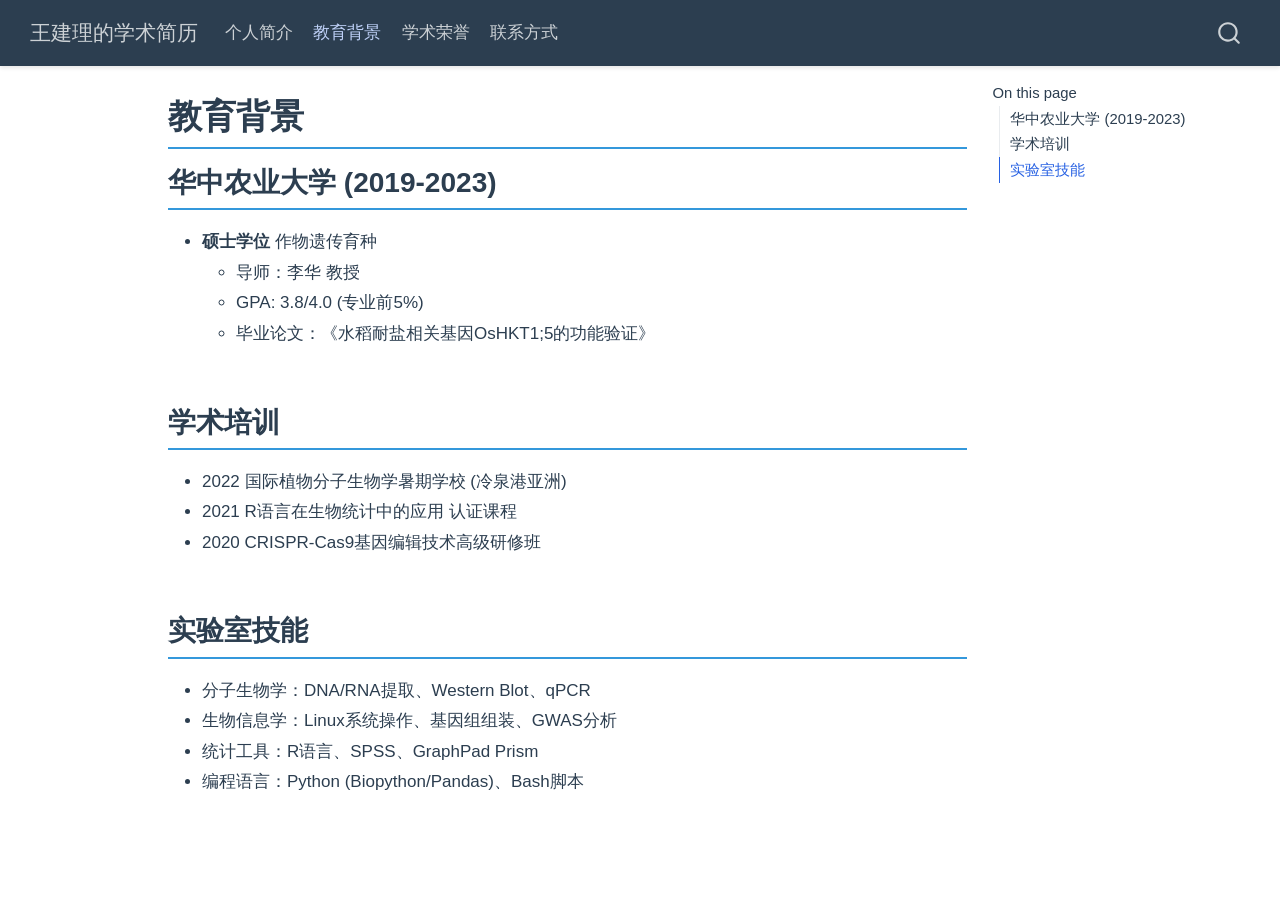
<file: education.html>
<!DOCTYPE html>
<html xmlns="http://www.w3.org/1999/xhtml" lang="en" xml:lang="en"><head>

<meta charset="utf-8">
<meta name="generator" content="quarto-1.6.42">

<meta name="viewport" content="width=device-width, initial-scale=1.0, user-scalable=yes">


<title>教育背景 – 王建理的学术简历</title>
<style>
code{white-space: pre-wrap;}
span.smallcaps{font-variant: small-caps;}
div.columns{display: flex; gap: min(4vw, 1.5em);}
div.column{flex: auto; overflow-x: auto;}
div.hanging-indent{margin-left: 1.5em; text-indent: -1.5em;}
ul.task-list{list-style: none;}
ul.task-list li input[type="checkbox"] {
  width: 0.8em;
  margin: 0 0.8em 0.2em -1em; /* quarto-specific, see https://github.com/quarto-dev/quarto-cli/issues/4556 */ 
  vertical-align: middle;
}
</style>


<script src="site_libs/quarto-nav/quarto-nav.js"></script>
<script src="site_libs/quarto-nav/headroom.min.js"></script>
<script src="site_libs/clipboard/clipboard.min.js"></script>
<script src="site_libs/quarto-search/autocomplete.umd.js"></script>
<script src="site_libs/quarto-search/fuse.min.js"></script>
<script src="site_libs/quarto-search/quarto-search.js"></script>
<meta name="quarto:offset" content="./">
<script src="site_libs/quarto-html/quarto.js"></script>
<script src="site_libs/quarto-html/popper.min.js"></script>
<script src="site_libs/quarto-html/tippy.umd.min.js"></script>
<script src="site_libs/quarto-html/anchor.min.js"></script>
<link href="site_libs/quarto-html/tippy.css" rel="stylesheet">
<link href="site_libs/quarto-html/quarto-syntax-highlighting-2f5df379a58b258e96c21c0638c20c03.css" rel="stylesheet" id="quarto-text-highlighting-styles">
<script src="site_libs/bootstrap/bootstrap.min.js"></script>
<link href="site_libs/bootstrap/bootstrap-icons.css" rel="stylesheet">
<link href="site_libs/bootstrap/bootstrap-879c56e26f4378eec9572138136c2584.min.css" rel="stylesheet" append-hash="true" id="quarto-bootstrap" data-mode="light">
<script id="quarto-search-options" type="application/json">{
  "location": "navbar",
  "copy-button": false,
  "collapse-after": 3,
  "panel-placement": "end",
  "type": "overlay",
  "limit": 50,
  "keyboard-shortcut": [
    "f",
    "/",
    "s"
  ],
  "show-item-context": false,
  "language": {
    "search-no-results-text": "No results",
    "search-matching-documents-text": "matching documents",
    "search-copy-link-title": "Copy link to search",
    "search-hide-matches-text": "Hide additional matches",
    "search-more-match-text": "more match in this document",
    "search-more-matches-text": "more matches in this document",
    "search-clear-button-title": "Clear",
    "search-text-placeholder": "",
    "search-detached-cancel-button-title": "Cancel",
    "search-submit-button-title": "Submit",
    "search-label": "Search"
  }
}</script>


<link rel="stylesheet" href="styles.css">
</head>

<body class="nav-fixed">

<div id="quarto-search-results"></div>
  <header id="quarto-header" class="headroom fixed-top">
    <nav class="navbar navbar-expand-lg " data-bs-theme="dark">
      <div class="navbar-container container-fluid">
      <div class="navbar-brand-container mx-auto">
    <a class="navbar-brand" href="./index.html">
    <span class="navbar-title">王建理的学术简历</span>
    </a>
  </div>
            <div id="quarto-search" class="" title="Search"></div>
          <button class="navbar-toggler" type="button" data-bs-toggle="collapse" data-bs-target="#navbarCollapse" aria-controls="navbarCollapse" role="menu" aria-expanded="false" aria-label="Toggle navigation" onclick="if (window.quartoToggleHeadroom) { window.quartoToggleHeadroom(); }">
  <span class="navbar-toggler-icon"></span>
</button>
          <div class="collapse navbar-collapse" id="navbarCollapse">
            <ul class="navbar-nav navbar-nav-scroll me-auto">
  <li class="nav-item">
    <a class="nav-link" href="./index.html"> 
<span class="menu-text">个人简介</span></a>
  </li>  
  <li class="nav-item">
    <a class="nav-link active" href="./education.html" aria-current="page"> 
<span class="menu-text">教育背景</span></a>
  </li>  
  <li class="nav-item">
    <a class="nav-link" href="./awards.html"> 
<span class="menu-text">学术荣誉</span></a>
  </li>  
  <li class="nav-item">
    <a class="nav-link" href="./contact.html"> 
<span class="menu-text">联系方式</span></a>
  </li>  
</ul>
          </div> <!-- /navcollapse -->
            <div class="quarto-navbar-tools">
</div>
      </div> <!-- /container-fluid -->
    </nav>
</header>
<!-- content -->
<div id="quarto-content" class="quarto-container page-columns page-rows-contents page-layout-article page-navbar">
<!-- sidebar -->
<!-- margin-sidebar -->
    <div id="quarto-margin-sidebar" class="sidebar margin-sidebar">
        <nav id="TOC" role="doc-toc" class="toc-active">
    <h2 id="toc-title">On this page</h2>
   
  <ul class="collapse">
  <li><a href="#华中农业大学-2019-2023" id="toc-华中农业大学-2019-2023" class="nav-link active" data-scroll-target="#华中农业大学-2019-2023">华中农业大学 (2019-2023)</a></li>
  <li><a href="#学术培训" id="toc-学术培训" class="nav-link" data-scroll-target="#学术培训">学术培训</a></li>
  <li><a href="#实验室技能" id="toc-实验室技能" class="nav-link" data-scroll-target="#实验室技能">实验室技能</a></li>
  </ul>
</nav>
    </div>
<!-- main -->
<main class="content" id="quarto-document-content">

<header id="title-block-header" class="quarto-title-block default">
<div class="quarto-title">
<h1 class="title">教育背景</h1>
</div>



<div class="quarto-title-meta">

    
  
    
  </div>
  


</header>


<section id="华中农业大学-2019-2023" class="level2">
<h2 class="anchored" data-anchor-id="华中农业大学-2019-2023">华中农业大学 (2019-2023)</h2>
<ul>
<li><strong>硕士学位</strong> 作物遗传育种
<ul>
<li>导师：李华 教授</li>
<li>GPA: 3.8/4.0 (专业前5%)</li>
<li>毕业论文：《水稻耐盐相关基因OsHKT1;5的功能验证》</li>
</ul></li>
</ul>
</section>
<section id="学术培训" class="level2">
<h2 class="anchored" data-anchor-id="学术培训">学术培训</h2>
<ul>
<li>2022 国际植物分子生物学暑期学校 (冷泉港亚洲)</li>
<li>2021 R语言在生物统计中的应用 认证课程</li>
<li>2020 CRISPR-Cas9基因编辑技术高级研修班</li>
</ul>
</section>
<section id="实验室技能" class="level2">
<h2 class="anchored" data-anchor-id="实验室技能">实验室技能</h2>
<ul>
<li>分子生物学：DNA/RNA提取、Western Blot、qPCR</li>
<li>生物信息学：Linux系统操作、基因组组装、GWAS分析</li>
<li>统计工具：R语言、SPSS、GraphPad Prism</li>
<li>编程语言：Python (Biopython/Pandas)、Bash脚本</li>
</ul>


</section>

</main> <!-- /main -->
<script id="quarto-html-after-body" type="application/javascript">
window.document.addEventListener("DOMContentLoaded", function (event) {
  const toggleBodyColorMode = (bsSheetEl) => {
    const mode = bsSheetEl.getAttribute("data-mode");
    const bodyEl = window.document.querySelector("body");
    if (mode === "dark") {
      bodyEl.classList.add("quarto-dark");
      bodyEl.classList.remove("quarto-light");
    } else {
      bodyEl.classList.add("quarto-light");
      bodyEl.classList.remove("quarto-dark");
    }
  }
  const toggleBodyColorPrimary = () => {
    const bsSheetEl = window.document.querySelector("link#quarto-bootstrap");
    if (bsSheetEl) {
      toggleBodyColorMode(bsSheetEl);
    }
  }
  toggleBodyColorPrimary();  
  const icon = "";
  const anchorJS = new window.AnchorJS();
  anchorJS.options = {
    placement: 'right',
    icon: icon
  };
  anchorJS.add('.anchored');
  const isCodeAnnotation = (el) => {
    for (const clz of el.classList) {
      if (clz.startsWith('code-annotation-')) {                     
        return true;
      }
    }
    return false;
  }
  const onCopySuccess = function(e) {
    // button target
    const button = e.trigger;
    // don't keep focus
    button.blur();
    // flash "checked"
    button.classList.add('code-copy-button-checked');
    var currentTitle = button.getAttribute("title");
    button.setAttribute("title", "Copied!");
    let tooltip;
    if (window.bootstrap) {
      button.setAttribute("data-bs-toggle", "tooltip");
      button.setAttribute("data-bs-placement", "left");
      button.setAttribute("data-bs-title", "Copied!");
      tooltip = new bootstrap.Tooltip(button, 
        { trigger: "manual", 
          customClass: "code-copy-button-tooltip",
          offset: [0, -8]});
      tooltip.show();    
    }
    setTimeout(function() {
      if (tooltip) {
        tooltip.hide();
        button.removeAttribute("data-bs-title");
        button.removeAttribute("data-bs-toggle");
        button.removeAttribute("data-bs-placement");
      }
      button.setAttribute("title", currentTitle);
      button.classList.remove('code-copy-button-checked');
    }, 1000);
    // clear code selection
    e.clearSelection();
  }
  const getTextToCopy = function(trigger) {
      const codeEl = trigger.previousElementSibling.cloneNode(true);
      for (const childEl of codeEl.children) {
        if (isCodeAnnotation(childEl)) {
          childEl.remove();
        }
      }
      return codeEl.innerText;
  }
  const clipboard = new window.ClipboardJS('.code-copy-button:not([data-in-quarto-modal])', {
    text: getTextToCopy
  });
  clipboard.on('success', onCopySuccess);
  if (window.document.getElementById('quarto-embedded-source-code-modal')) {
    const clipboardModal = new window.ClipboardJS('.code-copy-button[data-in-quarto-modal]', {
      text: getTextToCopy,
      container: window.document.getElementById('quarto-embedded-source-code-modal')
    });
    clipboardModal.on('success', onCopySuccess);
  }
    var localhostRegex = new RegExp(/^(?:http|https):\/\/localhost\:?[0-9]*\//);
    var mailtoRegex = new RegExp(/^mailto:/);
      var filterRegex = new RegExp("https:\/\/yourusername\.github\.io\/jianliwangzhan\/");
    var isInternal = (href) => {
        return filterRegex.test(href) || localhostRegex.test(href) || mailtoRegex.test(href);
    }
    // Inspect non-navigation links and adorn them if external
 	var links = window.document.querySelectorAll('a[href]:not(.nav-link):not(.navbar-brand):not(.toc-action):not(.sidebar-link):not(.sidebar-item-toggle):not(.pagination-link):not(.no-external):not([aria-hidden]):not(.dropdown-item):not(.quarto-navigation-tool):not(.about-link)');
    for (var i=0; i<links.length; i++) {
      const link = links[i];
      if (!isInternal(link.href)) {
        // undo the damage that might have been done by quarto-nav.js in the case of
        // links that we want to consider external
        if (link.dataset.originalHref !== undefined) {
          link.href = link.dataset.originalHref;
        }
      }
    }
  function tippyHover(el, contentFn, onTriggerFn, onUntriggerFn) {
    const config = {
      allowHTML: true,
      maxWidth: 500,
      delay: 100,
      arrow: false,
      appendTo: function(el) {
          return el.parentElement;
      },
      interactive: true,
      interactiveBorder: 10,
      theme: 'quarto',
      placement: 'bottom-start',
    };
    if (contentFn) {
      config.content = contentFn;
    }
    if (onTriggerFn) {
      config.onTrigger = onTriggerFn;
    }
    if (onUntriggerFn) {
      config.onUntrigger = onUntriggerFn;
    }
    window.tippy(el, config); 
  }
  const noterefs = window.document.querySelectorAll('a[role="doc-noteref"]');
  for (var i=0; i<noterefs.length; i++) {
    const ref = noterefs[i];
    tippyHover(ref, function() {
      // use id or data attribute instead here
      let href = ref.getAttribute('data-footnote-href') || ref.getAttribute('href');
      try { href = new URL(href).hash; } catch {}
      const id = href.replace(/^#\/?/, "");
      const note = window.document.getElementById(id);
      if (note) {
        return note.innerHTML;
      } else {
        return "";
      }
    });
  }
  const xrefs = window.document.querySelectorAll('a.quarto-xref');
  const processXRef = (id, note) => {
    // Strip column container classes
    const stripColumnClz = (el) => {
      el.classList.remove("page-full", "page-columns");
      if (el.children) {
        for (const child of el.children) {
          stripColumnClz(child);
        }
      }
    }
    stripColumnClz(note)
    if (id === null || id.startsWith('sec-')) {
      // Special case sections, only their first couple elements
      const container = document.createElement("div");
      if (note.children && note.children.length > 2) {
        container.appendChild(note.children[0].cloneNode(true));
        for (let i = 1; i < note.children.length; i++) {
          const child = note.children[i];
          if (child.tagName === "P" && child.innerText === "") {
            continue;
          } else {
            container.appendChild(child.cloneNode(true));
            break;
          }
        }
        if (window.Quarto?.typesetMath) {
          window.Quarto.typesetMath(container);
        }
        return container.innerHTML
      } else {
        if (window.Quarto?.typesetMath) {
          window.Quarto.typesetMath(note);
        }
        return note.innerHTML;
      }
    } else {
      // Remove any anchor links if they are present
      const anchorLink = note.querySelector('a.anchorjs-link');
      if (anchorLink) {
        anchorLink.remove();
      }
      if (window.Quarto?.typesetMath) {
        window.Quarto.typesetMath(note);
      }
      if (note.classList.contains("callout")) {
        return note.outerHTML;
      } else {
        return note.innerHTML;
      }
    }
  }
  for (var i=0; i<xrefs.length; i++) {
    const xref = xrefs[i];
    tippyHover(xref, undefined, function(instance) {
      instance.disable();
      let url = xref.getAttribute('href');
      let hash = undefined; 
      if (url.startsWith('#')) {
        hash = url;
      } else {
        try { hash = new URL(url).hash; } catch {}
      }
      if (hash) {
        const id = hash.replace(/^#\/?/, "");
        const note = window.document.getElementById(id);
        if (note !== null) {
          try {
            const html = processXRef(id, note.cloneNode(true));
            instance.setContent(html);
          } finally {
            instance.enable();
            instance.show();
          }
        } else {
          // See if we can fetch this
          fetch(url.split('#')[0])
          .then(res => res.text())
          .then(html => {
            const parser = new DOMParser();
            const htmlDoc = parser.parseFromString(html, "text/html");
            const note = htmlDoc.getElementById(id);
            if (note !== null) {
              const html = processXRef(id, note);
              instance.setContent(html);
            } 
          }).finally(() => {
            instance.enable();
            instance.show();
          });
        }
      } else {
        // See if we can fetch a full url (with no hash to target)
        // This is a special case and we should probably do some content thinning / targeting
        fetch(url)
        .then(res => res.text())
        .then(html => {
          const parser = new DOMParser();
          const htmlDoc = parser.parseFromString(html, "text/html");
          const note = htmlDoc.querySelector('main.content');
          if (note !== null) {
            // This should only happen for chapter cross references
            // (since there is no id in the URL)
            // remove the first header
            if (note.children.length > 0 && note.children[0].tagName === "HEADER") {
              note.children[0].remove();
            }
            const html = processXRef(null, note);
            instance.setContent(html);
          } 
        }).finally(() => {
          instance.enable();
          instance.show();
        });
      }
    }, function(instance) {
    });
  }
      let selectedAnnoteEl;
      const selectorForAnnotation = ( cell, annotation) => {
        let cellAttr = 'data-code-cell="' + cell + '"';
        let lineAttr = 'data-code-annotation="' +  annotation + '"';
        const selector = 'span[' + cellAttr + '][' + lineAttr + ']';
        return selector;
      }
      const selectCodeLines = (annoteEl) => {
        const doc = window.document;
        const targetCell = annoteEl.getAttribute("data-target-cell");
        const targetAnnotation = annoteEl.getAttribute("data-target-annotation");
        const annoteSpan = window.document.querySelector(selectorForAnnotation(targetCell, targetAnnotation));
        const lines = annoteSpan.getAttribute("data-code-lines").split(",");
        const lineIds = lines.map((line) => {
          return targetCell + "-" + line;
        })
        let top = null;
        let height = null;
        let parent = null;
        if (lineIds.length > 0) {
            //compute the position of the single el (top and bottom and make a div)
            const el = window.document.getElementById(lineIds[0]);
            top = el.offsetTop;
            height = el.offsetHeight;
            parent = el.parentElement.parentElement;
          if (lineIds.length > 1) {
            const lastEl = window.document.getElementById(lineIds[lineIds.length - 1]);
            const bottom = lastEl.offsetTop + lastEl.offsetHeight;
            height = bottom - top;
          }
          if (top !== null && height !== null && parent !== null) {
            // cook up a div (if necessary) and position it 
            let div = window.document.getElementById("code-annotation-line-highlight");
            if (div === null) {
              div = window.document.createElement("div");
              div.setAttribute("id", "code-annotation-line-highlight");
              div.style.position = 'absolute';
              parent.appendChild(div);
            }
            div.style.top = top - 2 + "px";
            div.style.height = height + 4 + "px";
            div.style.left = 0;
            let gutterDiv = window.document.getElementById("code-annotation-line-highlight-gutter");
            if (gutterDiv === null) {
              gutterDiv = window.document.createElement("div");
              gutterDiv.setAttribute("id", "code-annotation-line-highlight-gutter");
              gutterDiv.style.position = 'absolute';
              const codeCell = window.document.getElementById(targetCell);
              const gutter = codeCell.querySelector('.code-annotation-gutter');
              gutter.appendChild(gutterDiv);
            }
            gutterDiv.style.top = top - 2 + "px";
            gutterDiv.style.height = height + 4 + "px";
          }
          selectedAnnoteEl = annoteEl;
        }
      };
      const unselectCodeLines = () => {
        const elementsIds = ["code-annotation-line-highlight", "code-annotation-line-highlight-gutter"];
        elementsIds.forEach((elId) => {
          const div = window.document.getElementById(elId);
          if (div) {
            div.remove();
          }
        });
        selectedAnnoteEl = undefined;
      };
        // Handle positioning of the toggle
    window.addEventListener(
      "resize",
      throttle(() => {
        elRect = undefined;
        if (selectedAnnoteEl) {
          selectCodeLines(selectedAnnoteEl);
        }
      }, 10)
    );
    function throttle(fn, ms) {
    let throttle = false;
    let timer;
      return (...args) => {
        if(!throttle) { // first call gets through
            fn.apply(this, args);
            throttle = true;
        } else { // all the others get throttled
            if(timer) clearTimeout(timer); // cancel #2
            timer = setTimeout(() => {
              fn.apply(this, args);
              timer = throttle = false;
            }, ms);
        }
      };
    }
      // Attach click handler to the DT
      const annoteDls = window.document.querySelectorAll('dt[data-target-cell]');
      for (const annoteDlNode of annoteDls) {
        annoteDlNode.addEventListener('click', (event) => {
          const clickedEl = event.target;
          if (clickedEl !== selectedAnnoteEl) {
            unselectCodeLines();
            const activeEl = window.document.querySelector('dt[data-target-cell].code-annotation-active');
            if (activeEl) {
              activeEl.classList.remove('code-annotation-active');
            }
            selectCodeLines(clickedEl);
            clickedEl.classList.add('code-annotation-active');
          } else {
            // Unselect the line
            unselectCodeLines();
            clickedEl.classList.remove('code-annotation-active');
          }
        });
      }
  const findCites = (el) => {
    const parentEl = el.parentElement;
    if (parentEl) {
      const cites = parentEl.dataset.cites;
      if (cites) {
        return {
          el,
          cites: cites.split(' ')
        };
      } else {
        return findCites(el.parentElement)
      }
    } else {
      return undefined;
    }
  };
  var bibliorefs = window.document.querySelectorAll('a[role="doc-biblioref"]');
  for (var i=0; i<bibliorefs.length; i++) {
    const ref = bibliorefs[i];
    const citeInfo = findCites(ref);
    if (citeInfo) {
      tippyHover(citeInfo.el, function() {
        var popup = window.document.createElement('div');
        citeInfo.cites.forEach(function(cite) {
          var citeDiv = window.document.createElement('div');
          citeDiv.classList.add('hanging-indent');
          citeDiv.classList.add('csl-entry');
          var biblioDiv = window.document.getElementById('ref-' + cite);
          if (biblioDiv) {
            citeDiv.innerHTML = biblioDiv.innerHTML;
          }
          popup.appendChild(citeDiv);
        });
        return popup.innerHTML;
      });
    }
  }
});
</script>
</div> <!-- /content -->




</body></html>
</file>
<file: site_libs/quarto-html/tippy.css>
.tippy-box[data-animation=fade][data-state=hidden]{opacity:0}[data-tippy-root]{max-width:calc(100vw - 10px)}.tippy-box{position:relative;background-color:#333;color:#fff;border-radius:4px;font-size:14px;line-height:1.4;white-space:normal;outline:0;transition-property:transform,visibility,opacity}.tippy-box[data-placement^=top]>.tippy-arrow{bottom:0}.tippy-box[data-placement^=top]>.tippy-arrow:before{bottom:-7px;left:0;border-width:8px 8px 0;border-top-color:initial;transform-origin:center top}.tippy-box[data-placement^=bottom]>.tippy-arrow{top:0}.tippy-box[data-placement^=bottom]>.tippy-arrow:before{top:-7px;left:0;border-width:0 8px 8px;border-bottom-color:initial;transform-origin:center bottom}.tippy-box[data-placement^=left]>.tippy-arrow{right:0}.tippy-box[data-placement^=left]>.tippy-arrow:before{border-width:8px 0 8px 8px;border-left-color:initial;right:-7px;transform-origin:center left}.tippy-box[data-placement^=right]>.tippy-arrow{left:0}.tippy-box[data-placement^=right]>.tippy-arrow:before{left:-7px;border-width:8px 8px 8px 0;border-right-color:initial;transform-origin:center right}.tippy-box[data-inertia][data-state=visible]{transition-timing-function:cubic-bezier(.54,1.5,.38,1.11)}.tippy-arrow{width:16px;height:16px;color:#333}.tippy-arrow:before{content:"";position:absolute;border-color:transparent;border-style:solid}.tippy-content{position:relative;padding:5px 9px;z-index:1}
</file>
<file: site_libs/quarto-html/quarto-syntax-highlighting-2f5df379a58b258e96c21c0638c20c03.css>
/* quarto syntax highlight colors */
:root {
  --quarto-hl-ot-color: #003B4F;
  --quarto-hl-at-color: #657422;
  --quarto-hl-ss-color: #20794D;
  --quarto-hl-an-color: #5E5E5E;
  --quarto-hl-fu-color: #4758AB;
  --quarto-hl-st-color: #20794D;
  --quarto-hl-cf-color: #003B4F;
  --quarto-hl-op-color: #5E5E5E;
  --quarto-hl-er-color: #AD0000;
  --quarto-hl-bn-color: #AD0000;
  --quarto-hl-al-color: #AD0000;
  --quarto-hl-va-color: #111111;
  --quarto-hl-bu-color: inherit;
  --quarto-hl-ex-color: inherit;
  --quarto-hl-pp-color: #AD0000;
  --quarto-hl-in-color: #5E5E5E;
  --quarto-hl-vs-color: #20794D;
  --quarto-hl-wa-color: #5E5E5E;
  --quarto-hl-do-color: #5E5E5E;
  --quarto-hl-im-color: #00769E;
  --quarto-hl-ch-color: #20794D;
  --quarto-hl-dt-color: #AD0000;
  --quarto-hl-fl-color: #AD0000;
  --quarto-hl-co-color: #5E5E5E;
  --quarto-hl-cv-color: #5E5E5E;
  --quarto-hl-cn-color: #8f5902;
  --quarto-hl-sc-color: #5E5E5E;
  --quarto-hl-dv-color: #AD0000;
  --quarto-hl-kw-color: #003B4F;
}

/* other quarto variables */
:root {
  --quarto-font-monospace: SFMono-Regular, Menlo, Monaco, Consolas, "Liberation Mono", "Courier New", monospace;
}

pre > code.sourceCode > span {
  color: #003B4F;
}

code span {
  color: #003B4F;
}

code.sourceCode > span {
  color: #003B4F;
}

div.sourceCode,
div.sourceCode pre.sourceCode {
  color: #003B4F;
}

code span.ot {
  color: #003B4F;
  font-style: inherit;
}

code span.at {
  color: #657422;
  font-style: inherit;
}

code span.ss {
  color: #20794D;
  font-style: inherit;
}

code span.an {
  color: #5E5E5E;
  font-style: inherit;
}

code span.fu {
  color: #4758AB;
  font-style: inherit;
}

code span.st {
  color: #20794D;
  font-style: inherit;
}

code span.cf {
  color: #003B4F;
  font-weight: bold;
  font-style: inherit;
}

code span.op {
  color: #5E5E5E;
  font-style: inherit;
}

code span.er {
  color: #AD0000;
  font-style: inherit;
}

code span.bn {
  color: #AD0000;
  font-style: inherit;
}

code span.al {
  color: #AD0000;
  font-style: inherit;
}

code span.va {
  color: #111111;
  font-style: inherit;
}

code span.bu {
  font-style: inherit;
}

code span.ex {
  font-style: inherit;
}

code span.pp {
  color: #AD0000;
  font-style: inherit;
}

code span.in {
  color: #5E5E5E;
  font-style: inherit;
}

code span.vs {
  color: #20794D;
  font-style: inherit;
}

code span.wa {
  color: #5E5E5E;
  font-style: italic;
}

code span.do {
  color: #5E5E5E;
  font-style: italic;
}

code span.im {
  color: #00769E;
  font-style: inherit;
}

code span.ch {
  color: #20794D;
  font-style: inherit;
}

code span.dt {
  color: #AD0000;
  font-style: inherit;
}

code span.fl {
  color: #AD0000;
  font-style: inherit;
}

code span.co {
  color: #5E5E5E;
  font-style: inherit;
}

code span.cv {
  color: #5E5E5E;
  font-style: italic;
}

code span.cn {
  color: #8f5902;
  font-style: inherit;
}

code span.sc {
  color: #5E5E5E;
  font-style: inherit;
}

code span.dv {
  color: #AD0000;
  font-style: inherit;
}

code span.kw {
  color: #003B4F;
  font-weight: bold;
  font-style: inherit;
}

.prevent-inlining {
  content: "</";
}

/*# sourceMappingURL=35eb38a806ee71ea6d2563be2308c832.css.map */
</file>
<file: styles.css>
/* 学术风格主题增强 */
:root {
  --primary: #2C3E50;
  --secondary: #3498DB;
  --light: #ECF0F1;
  --dark: #2C3E50;
}

body {
  font-family: 'Helvetica Neue', Helvetica, Arial, sans-serif;
  line-height: 1.8;
  color: var(--primary);
}

.navbar {
  box-shadow: 0 2px 4px rgba(0,0,0,0.1);
}

.profile {
  width: 200px;
  border-radius: 50%;
  margin: 20px auto;
  display: block;
  box-shadow: 0 4px 8px rgba(0,0,0,0.2);
}

h1, h2 {
  border-bottom: 2px solid var(--secondary);
  padding-bottom: 0.3em;
  margin-top: 2em;
}

code {
  background-color: var(--light);
  padding: 2px 4px;
  border-radius: 3px;
}

blockquote {
  border-left: 4px solid var(--secondary);
  padding-left: 1em;
  color: #666;
}

/* 响应式设计 */
@media (max-width: 768px) {
  .navbar ul {
    flex-direction: column;
  }
}
</file>
